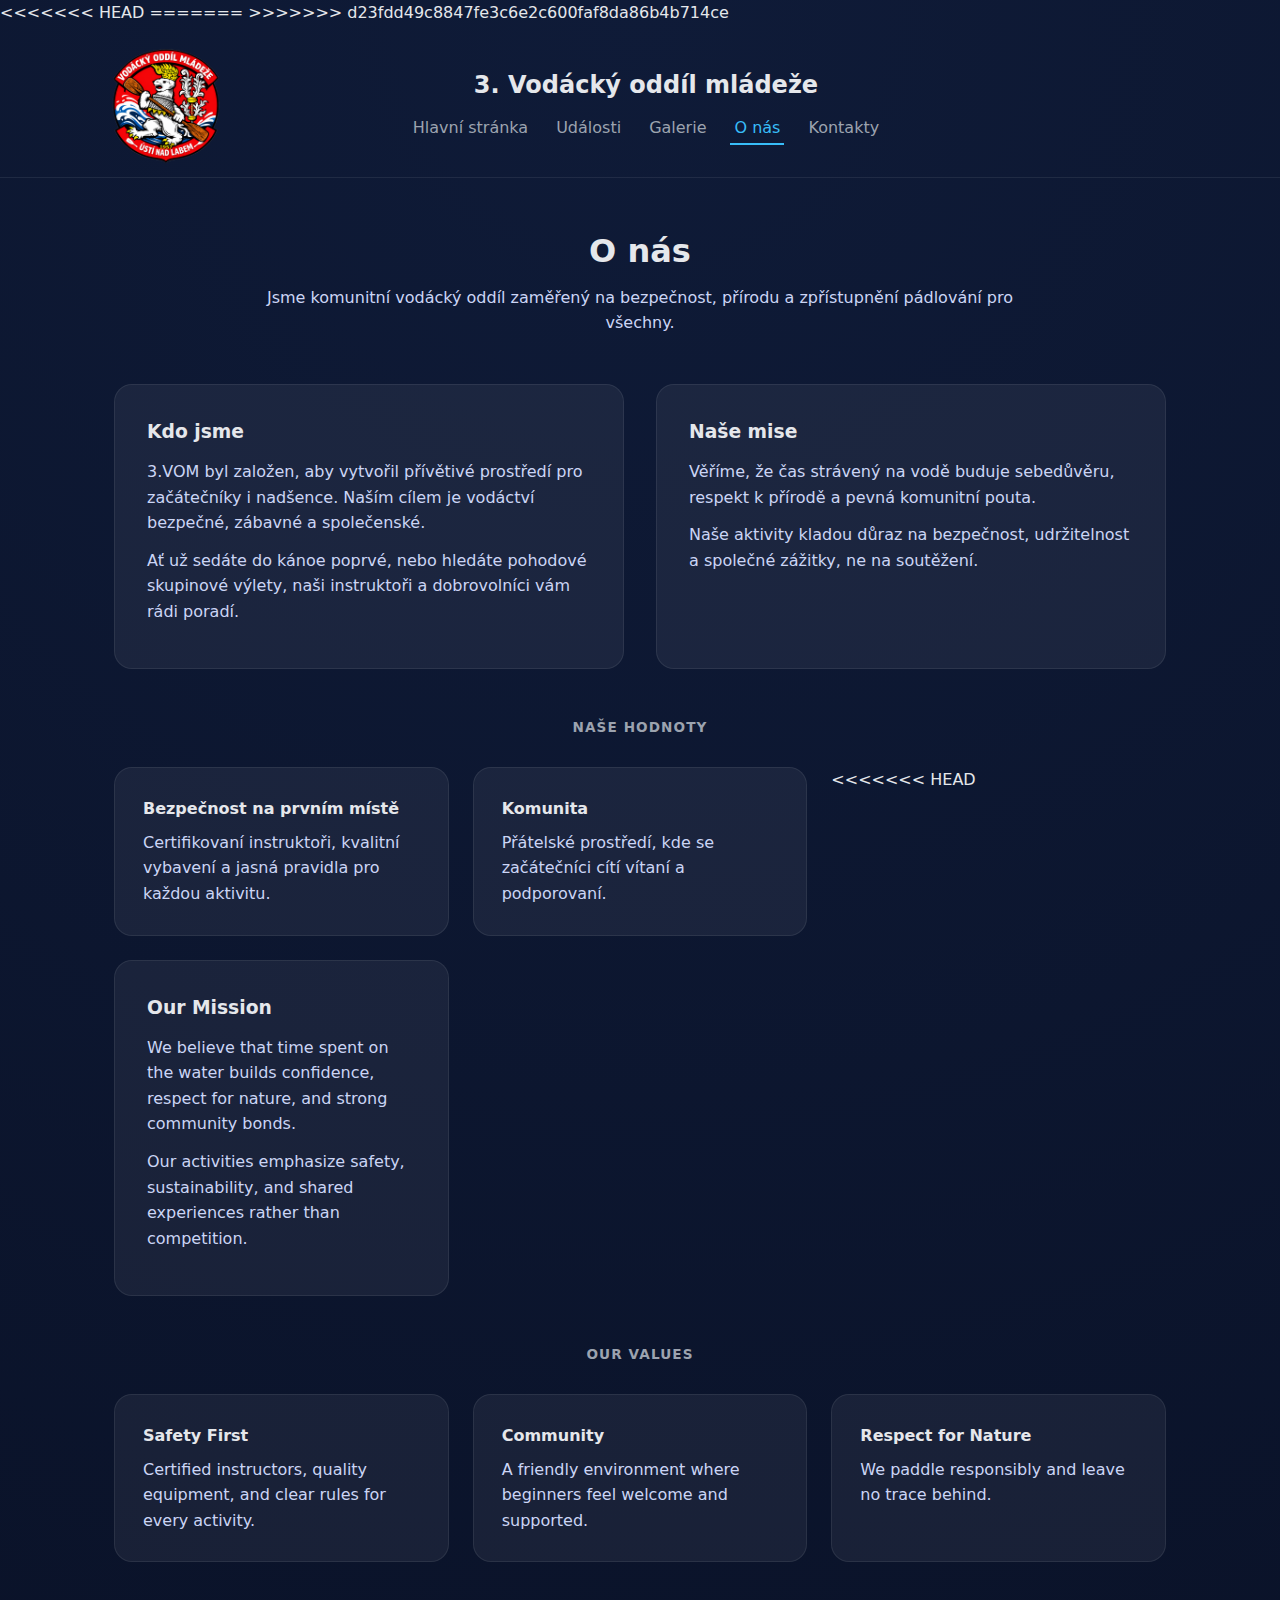
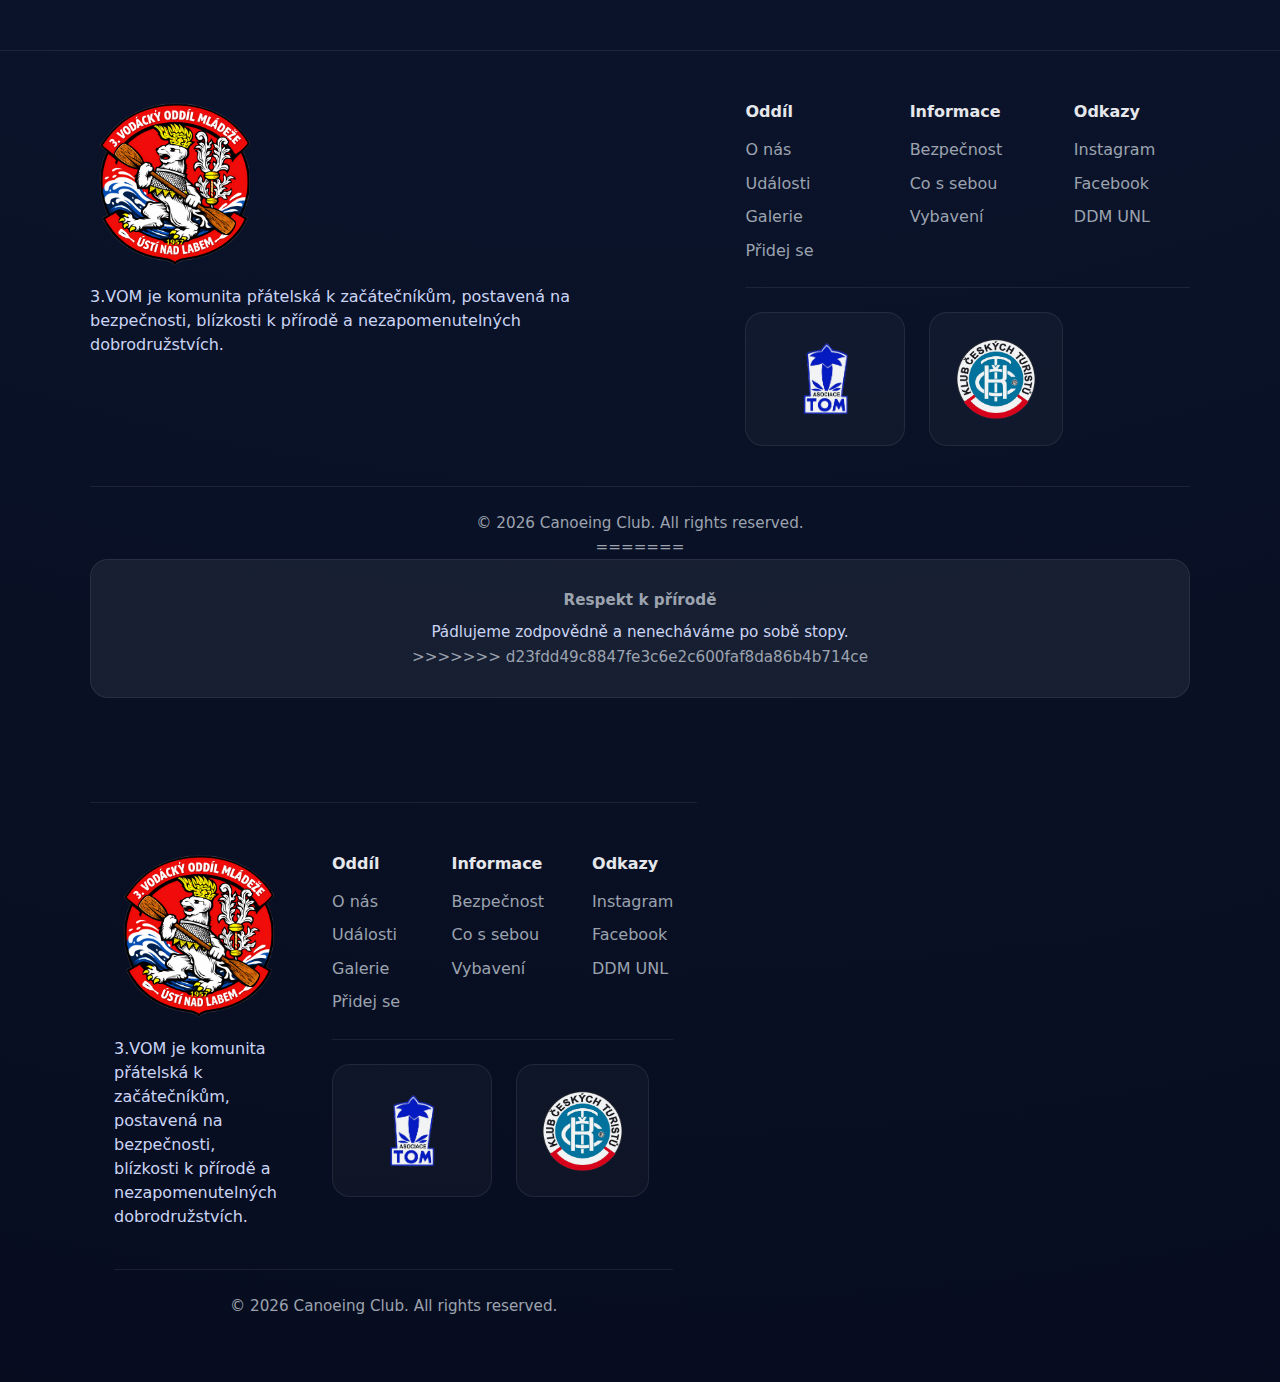
<file: about.html>
<!doctype html>
<html lang="cs">
<<<<<<< HEAD
   <head>
      <meta charset="UTF-8" />
      <meta name="viewport" content="width=device-width, initial-scale=1.0" />
      <title>O nás | 3.VOM</title>
      <link rel="stylesheet" href="styles.css" />
      <link rel="icon" type="image/png" href="./images/Logo.png" />
   </head>
=======
>>>>>>> d23fdd49c8847fe3c6e2c600faf8da86b4b714ce

<head>
   <meta charset="UTF-8" />
   <meta name="viewport"
      content="width=device-width, initial-scale=1.0" />
   <title>O nás | 3.VOM</title>
   <link rel="stylesheet" href="styles.css" />
   <link rel="icon" type="image/png"
      href="./images/Logo.png">
</head>

<body>
   <!-- HEADER -->
   <header class="top-header">
      <div class="header-inner">
         <div class="header-logo">
            <a href="index.html"><img
                  src="./images/Logo.png"
                  alt="Logo oddilu 3VOM" /></a>
         </div>

         <div class="header-content">
            <h1>3. Vodácký oddíl mládeže</h1>
            <nav class="top-nav">
               <a href="index.html">Hlavní stránka</a>
               <a href="activities.html">Události</a>
               <a href="gallery.html">Galerie</a>
               <a class="active" href="about.html">O nás</a>
               <a href="contacts.html">Kontakty</a>
            </nav>
         </div>
      </div>
   </header>

   <main class="container">
      <!-- PAGE HERO -->
      <section class="page-hero">
         <h2>O nás</h2>
         <p class="page-hero-text">
            Jsme komunitní vodácký oddíl zaměřený na
            bezpečnost, přírodu a
            zpřístupnění pádlování pro všechny.
         </p>
      </section>

      <!-- ABOUT CONTENT -->
      <section class="about-section">
         <div class="about-card">
            <h3>Kdo jsme</h3>
            <p>
               3.VOM byl založen, aby vytvořil přívětivé
               prostředí pro
               začátečníky i nadšence. Naším cílem je
               vodáctví bezpečné,
               zábavné a společenské.
            </p>
            <p>
               Ať už sedáte do kánoe poprvé, nebo hledáte
               pohodové skupinové
               výlety, naši instruktoři a dobrovolníci vám
               rádi poradí.
            </p>
         </div>

         <div class="about-card">
            <h3>Naše mise</h3>
            <p>
               Věříme, že čas strávený na vodě buduje
               sebedůvěru, respekt k
               přírodě a pevná komunitní pouta.
            </p>
            <p>
               Naše aktivity kladou důraz na bezpečnost,
               udržitelnost a
               společné zážitky, ne na soutěžení.
            </p>
         </div>
      </section>

      <!-- VALUES -->
      <section class="about-values">
         <h3>NAŠE HODNOTY</h3>

         <div class="values-grid">
            <div class="value-card">
               <h4>Bezpečnost na prvním místě</h4>
               <p>
                  Certifikovaní instruktoři, kvalitní
                  vybavení a jasná
                  pravidla pro každou aktivitu.
               </p>
            </div>

            <div class="value-card">
               <h4>Komunita</h4>
               <p>
                  Přátelské prostředí, kde se začátečníci
                  cítí vítaní a
                  podporovaní.
               </p>
            </div>

<<<<<<< HEAD
            <div class="about-card">
               <h3>Our Mission</h3>
               <p>
                  We believe that time spent on the water builds confidence,
                  respect for nature, and strong community bonds.
               </p>
               <p>
                  Our activities emphasize safety, sustainability, and shared
                  experiences rather than competition.
               </p>
            </div>
         </section>

         <!-- VALUES -->
         <section class="about-values">
            <h3>OUR VALUES</h3>

            <div class="values-grid">
               <div class="value-card">
                  <h4>Safety First</h4>
                  <p>
                     Certified instructors, quality equipment, and clear rules
                     for every activity.
                  </p>
               </div>

               <div class="value-card">
                  <h4>Community</h4>
                  <p>
                     A friendly environment where beginners feel welcome and
                     supported.
                  </p>
               </div>

               <div class="value-card">
                  <h4>Respect for Nature</h4>
                  <p>We paddle responsibly and leave no trace behind.</p>
               </div>
            </div>
         </section>
      </main>

      <!-- FOOTER -->
      <footer class="site-footer">
         <div class="footer-inner">
            <!-- LEFT BRAND -->
            <div class="footer-brand">
               <div class="footer-logo">
                  <img
                     src="./images/logo/3VOM-logo.png"
                     alt="3VOM oddílové logo"
                  />
               </div>
               <p class="footer-desc">
                  3.VOM je komunita přátelská k začátečníkům, postavená na
                  bezpečnosti, blízkosti k přírodě a nezapomenutelných
                  dobrodružstvích.
               </p>
            </div>

            <!-- RIGHT LINKS -->
            <div class="footer-right">
               <!-- LINK COLUMNS -->
               <div class="footer-cols">
                  <div class="footer-col">
                     <h4>Oddíl</h4>
                     <ul>
                        <li><a href="about.html">O nás</a></li>
                        <li><a href="activities.html">Události</a></li>
                        <li><a href="gallery.html">Galerie</a></li>
                        <li><a href="join.html">Přidej se</a></li>
                     </ul>
                  </div>

                  <div class="footer-col">
                     <h4>Informace</h4>
                     <ul>
                        <li><a href="safety.html">Bezpečnost</a></li>
                        <li><a href="bring.html">Co s sebou</a></li>
                        <li><a href="vybaveni.html">Vybavení</a></li>
                     </ul>
                  </div>

                  <div class="footer-col">
                     <h4>Odkazy</h4>
                     <ul>
                        <li>
                           <a href="https://www.instagram.com/3.vom_usti/"
                              >Instagram</a
                           >
                        </li>
                        <li>
                           <a
                              href="https://www.facebook.com/profile.php?id=100043338507100"
                              >Facebook</a
                           >
                        </li>
                        <li><a href="https://www.ddmul.cz/">DDM UNL</a></li>
                     </ul>
                  </div>
               </div>

               <!-- DIVIDER BETWEEN LINKS AND LOGOS -->
               <div class="footer-sep" aria-hidden="true"></div>

               <!-- LOGOS ROW (like your red boxes) -->
               <div class="footer-logos">
                  <a
                     class="footer-logo-item"
                     href="https://www.a-tom.cz/"
                     aria-label="Partner 1"
                  >
                     <img
                        src="./images/logo/ATOM-logo.png"
                        alt="Partner 1 logo"
                     />
                  </a>

                  <a
                     class="footer-logo-item"
                     href="https://kct.cz/"
                     aria-label="Partner 3"
                  >
                     <img
                        src="./images/logo/KCT-logo.png"
                        alt="Partner 3 logo"
                     />
                  </a>
               </div>
            </div>

            <!-- BOTTOM -->
            <div class="footer-bottom">
               <p>© 2026 Canoeing Club. All rights reserved.</p>
=======
            <div class="value-card">
               <h4>Respekt k přírodě</h4>
               <p>Pádlujeme zodpovědně a nenecháváme po sobě
                  stopy.</p>
>>>>>>> d23fdd49c8847fe3c6e2c600faf8da86b4b714ce
            </div>
         </div>
      </section>
   </main>

   <!-- FOOTER -->
   <footer class="site-footer">
         <div class="footer-inner">
            <!-- LEFT BRAND -->
            <div class="footer-brand">
               <div class="footer-logo">
                  <img
                     src="./images/logo/3VOM-logo.png"
                     alt="3VOM oddílové logo"
                  />
               </div>
               <p class="footer-desc">
                  3.VOM je komunita přátelská k začátečníkům, postavená na
                  bezpečnosti, blízkosti k přírodě a nezapomenutelných
                  dobrodružstvích.
               </p>
            </div>

            <!-- RIGHT LINKS -->
            <div class="footer-right">
               <!-- LINK COLUMNS -->
               <div class="footer-cols">
                  <div class="footer-col">
                     <h4>Oddíl</h4>
                     <ul>
                        <li><a href="about.html">O nás</a></li>
                        <li><a href="activities.html">Události</a></li>
                        <li><a href="gallery.html">Galerie</a></li>
                        <li><a href="join.html">Přidej se</a></li>
                     </ul>
                  </div>

                  <div class="footer-col">
                     <h4>Informace</h4>
                     <ul>
                        <li><a href="safety.html">Bezpečnost</a></li>
                        <li><a href="bring.html">Co s sebou</a></li>
                        <li><a href="vybaveni.html">Vybavení</a></li>
                     </ul>
                  </div>

                  <div class="footer-col">
                     <h4>Odkazy</h4>
                     <ul>
                        <li>
                           <a href="https://www.instagram.com/3.vom_usti/"
                              >Instagram</a
                           >
                        </li>
                        <li>
                           <a
                              href="https://www.facebook.com/profile.php?id=100043338507100"
                              >Facebook</a
                           >
                        </li>
                        <li><a href="https://www.ddmul.cz/">DDM UNL</a></li>
                     </ul>
                  </div>
               </div>

               <!-- DIVIDER BETWEEN LINKS AND LOGOS -->
               <div class="footer-sep" aria-hidden="true"></div>

               <!-- LOGOS ROW (like your red boxes) -->
               <div class="footer-logos">
                  <a
                     class="footer-logo-item"
                     href="https://www.a-tom.cz/"
                     aria-label="Partner 1"
                  >
                     <img
                        src="./images/logo/ATOM-logo.png"
                        alt="Partner 1 logo"
                     />
                  </a>

                  <a
                     class="footer-logo-item"
                     href="https://kct.cz/"
                     aria-label="Partner 3"
                  >
                     <img
                        src="./images/logo/KCT-logo.png"
                        alt="Partner 3 logo"
                     />
                  </a>
               </div>
            </div>

            <!-- BOTTOM -->
            <div class="footer-bottom">
               <p>© 2026 Canoeing Club. All rights reserved.</p>
            </div>
         </div>
      </footer>
</body>

</html>
</file>
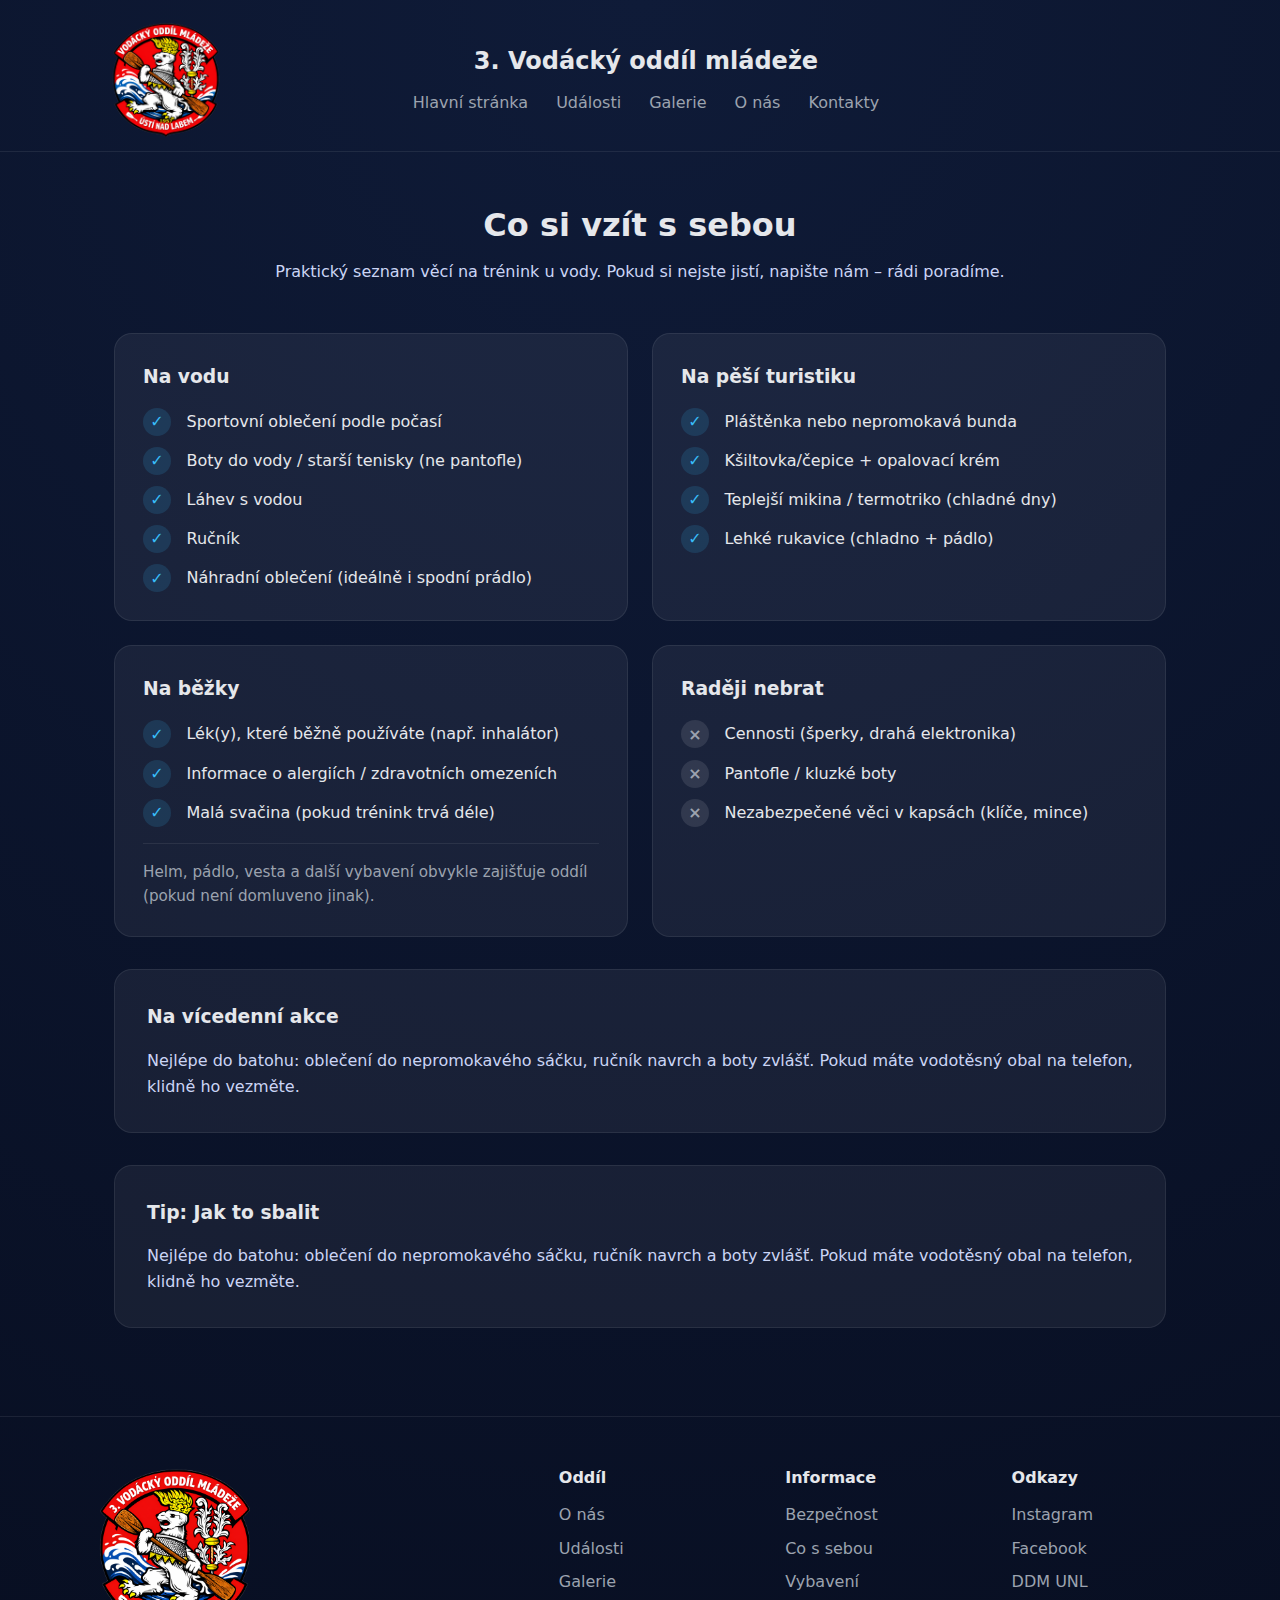
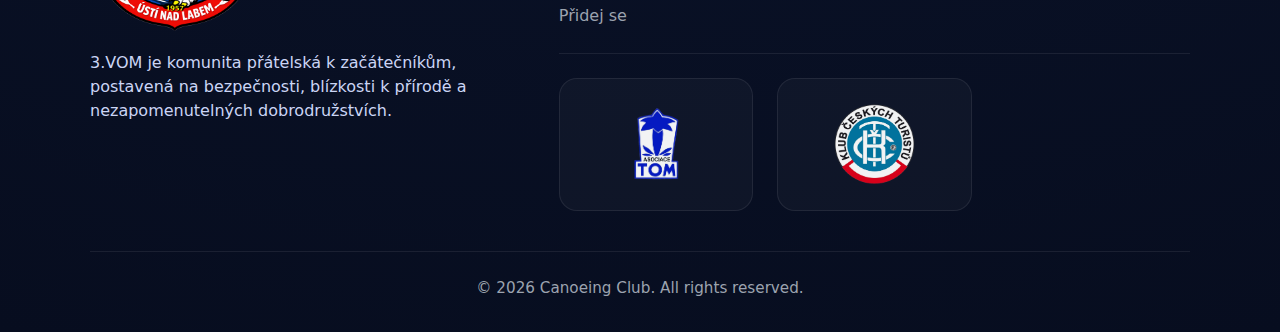
<file: bring.html>
<!doctype html>
<html lang="cs">
   <head>
      <meta charset="UTF-8" />
      <meta name="viewport" content="width=device-width, initial-scale=1.0" />
      <title>3.VOM | Co s sebou</title>
      <link rel="stylesheet" href="styles.css" />
      <link rel="icon" type="image/png" href="./images/Logo.png" />
   </head>
   <body>
      <header class="top-header">
         <div class="header-inner">
            <div class="header-logo">
               <a href="index.html"
                  ><img src="./images/Logo.png" alt="Logo oddilu 3VOM"
               /></a>
            </div>

            <div class="header-content">
               <h1>3. Vodácký oddíl mládeže</h1>
               <nav class="top-nav">
                  <a href="index.html">Hlavní stránka</a>
                  <a href="activities.html">Události</a>
                  <a href="gallery.html">Galerie</a>
                  <a href="about.html">O nás</a>
                  <a href="contacts.html">Kontakty</a>
               </nav>
            </div>
         </div>
      </header>

      <main class="container">
         <section class="page-hero">
            <h2>Co si vzít s sebou</h2>
            <p class="page-hero-text">
               Praktický seznam věcí na trénink u vody. Pokud si nejste jistí,
               napište nám – rádi poradíme.
            </p>
         </section>

         <section class="bring-grid">
            <!-- BASIC -->
            <div class="bring-card">
               <h3>Na vodu</h3>
               <ul class="bring-list">
                  <li>
                     <span class="bring-check">✓</span>
                     Sportovní oblečení podle počasí
                  </li>
                  <li>
                     <span class="bring-check">✓</span> Boty do vody / starší
                     tenisky (ne pantofle)
                  </li>
                  <li><span class="bring-check">✓</span> Láhev s vodou</li>
                  <li><span class="bring-check">✓</span> Ručník</li>
                  <li>
                     <span class="bring-check">✓</span>
                     Náhradní oblečení (ideálně i spodní prádlo)
                  </li>
               </ul>
            </div>

            <!-- WEATHER -->
            <div class="bring-card">
               <h3>Na pěší turistiku</h3>
               <ul class="bring-list">
                  <li>
                     <span class="bring-check">✓</span>
                     Pláštěnka nebo nepromokavá bunda
                  </li>
                  <li>
                     <span class="bring-check">✓</span>
                     Kšiltovka/čepice + opalovací krém
                  </li>
                  <li>
                     <span class="bring-check">✓</span>
                     Teplejší mikina / termotriko (chladné dny)
                  </li>
                  <li>
                     <span class="bring-check">✓</span> Lehké rukavice (chladno
                     + pádlo)
                  </li>
               </ul>
            </div>

            <!-- SAFETY -->
            <div class="bring-card">
               <h3>Na běžky</h3>
               <ul class="bring-list">
                  <li>
                     <span class="bring-check">✓</span> Lék(y), které běžně
                     používáte (např. inhalátor)
                  </li>
                  <li>
                     <span class="bring-check">✓</span>
                     Informace o alergiích / zdravotních omezeních
                  </li>
                  <li>
                     <span class="bring-check">✓</span> Malá svačina (pokud
                     trénink trvá déle)
                  </li>
               </ul>

               <div class="bring-note">
                  Helm, pádlo, vesta a další vybavení obvykle zajišťuje oddíl
                  (pokud není domluveno jinak).
               </div>
            </div>

            <!-- DO NOT -->
            <div class="bring-card">
               <h3>Raději nebrat</h3>
               <ul class="bring-list">
                  <li>
                     <span class="bring-x">×</span> Cennosti (šperky, drahá
                     elektronika)
                  </li>
                  <li><span class="bring-x">×</span> Pantofle / kluzké boty</li>
                  <li>
                     <span class="bring-x">×</span>
                     Nezabezpečené věci v kapsách (klíče, mince)
                  </li>
               </ul>
            </div>
         </section>

         <section class="bring-bottom">
            <div class="bring-card bring-wide">
               <h3>Na vícedenní akce</h3>
               <p class="bring-text">
                  Nejlépe do batohu: oblečení do nepromokavého sáčku, ručník
                  navrch a boty zvlášť. Pokud máte vodotěsný obal na telefon,
                  klidně ho vezměte.
               </p>
            </div>
         </section>

         <section class="bring-bottom">
            <div class="bring-card bring-wide">
               <h3>Tip: Jak to sbalit</h3>
               <p class="bring-text">
                  Nejlépe do batohu: oblečení do nepromokavého sáčku, ručník
                  navrch a boty zvlášť. Pokud máte vodotěsný obal na telefon,
                  klidně ho vezměte.
               </p>
            </div>
         </section>
      </main>

      <!-- FOOTER -->
      <footer class="site-footer">
         <div class="footer-inner">
            <!-- LEFT BRAND -->
            <div class="footer-brand">
               <div class="footer-logo">
                  <img
                     src="./images/logo/3VOM-logo.png"
                     alt="3VOM oddílové logo"
                  />
               </div>
               <p class="footer-desc">
                  3.VOM je komunita přátelská k začátečníkům, postavená na
                  bezpečnosti, blízkosti k přírodě a nezapomenutelných
                  dobrodružstvích.
               </p>
            </div>

            <!-- RIGHT LINKS -->
            <div class="footer-right">
               <!-- LINK COLUMNS -->
               <div class="footer-cols">
                  <div class="footer-col">
                     <h4>Oddíl</h4>
                     <ul>
                        <li><a href="about.html">O nás</a></li>
                        <li><a href="activities.html">Události</a></li>
                        <li><a href="gallery.html">Galerie</a></li>
                        <li><a href="join.html">Přidej se</a></li>
                     </ul>
                  </div>

                  <div class="footer-col">
                     <h4>Informace</h4>
                     <ul>
                        <li><a href="safety.html">Bezpečnost</a></li>
                        <li><a href="bring.html">Co s sebou</a></li>
                        <li><a href="vybaveni.html">Vybavení</a></li>
                     </ul>
                  </div>

                  <div class="footer-col">
                     <h4>Odkazy</h4>
                     <ul>
                        <li>
                           <a href="https://www.instagram.com/3.vom_usti/"
                              >Instagram</a
                           >
                        </li>
                        <li>
                           <a
                              href="https://www.facebook.com/profile.php?id=100043338507100"
                              >Facebook</a
                           >
                        </li>
                        <li><a href="https://www.ddmul.cz/">DDM UNL</a></li>
                     </ul>
                  </div>
               </div>

               <!-- DIVIDER BETWEEN LINKS AND LOGOS -->
               <div class="footer-sep" aria-hidden="true"></div>

               <!-- LOGOS ROW (like your red boxes) -->
               <div class="footer-logos">
                  <a
                     class="footer-logo-item"
                     href="https://www.a-tom.cz/"
                     aria-label="Partner 1"
                  >
                     <img
                        src="./images/logo/ATOM-logo.png"
                        alt="Partner 1 logo"
                     />
                  </a>

                  <a
                     class="footer-logo-item"
                     href="https://kct.cz/"
                     aria-label="Partner 3"
                  >
                     <img
                        src="./images/logo/KCT-logo.png"
                        alt="Partner 3 logo"
                     />
                  </a>
               </div>
            </div>

            <!-- BOTTOM -->
            <div class="footer-bottom">
               <p>© 2026 Canoeing Club. All rights reserved.</p>
            </div>
         </div>
      </footer>
   </body>
</html>
</file>
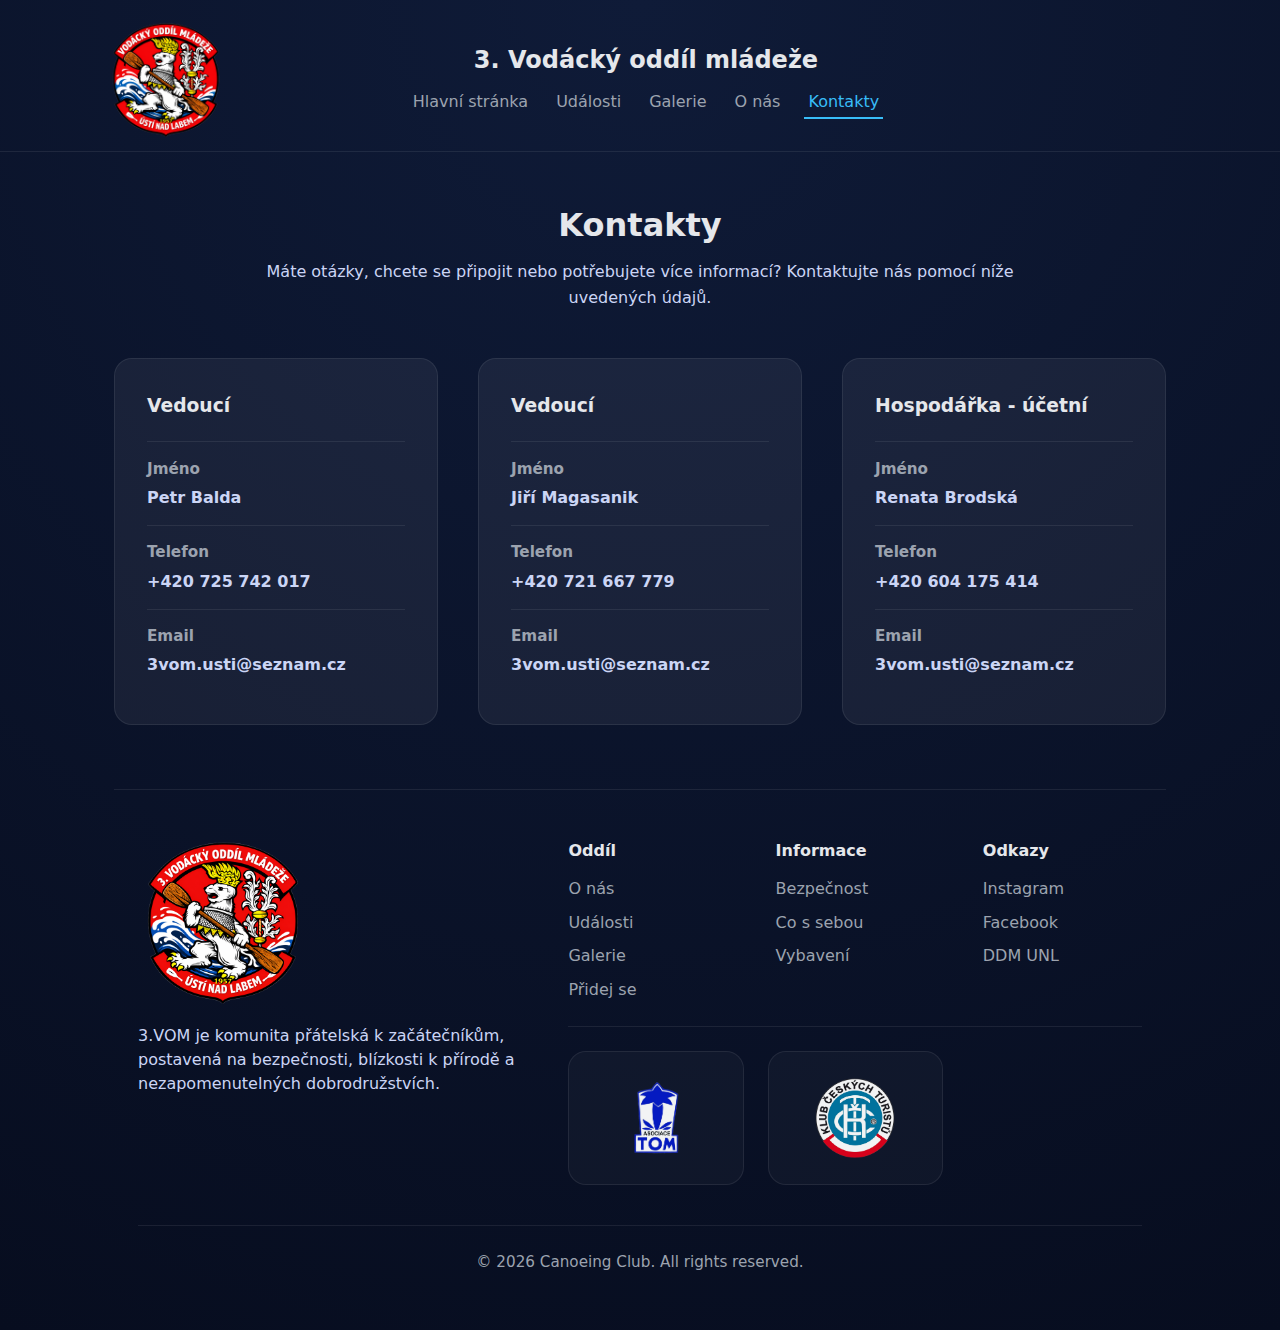
<file: contacts.html>
<!doctype html>
<html lang="cs">
   <head>
      <meta charset="UTF-8" />
      <meta name="viewport" content="width=device-width, initial-scale=1.0" />
      <title>Kontakty | 3.VOM</title>
      <link rel="stylesheet" href="styles.css" />
      <link rel="icon" type="image/png" href="./images/Logo.png">
   </head>
   <body>
      <!-- HEADER -->
      <header class="top-header">
         <div class="header-inner">
            <div class="header-logo">
               <a href="index.html"
                  ><img src="./images/Logo.png" alt="Logo oddilu 3VOM"
               /></a>
            </div>

            <div class="header-content">
               <h1>3. Vodácký oddíl mládeže</h1>
               <nav class="top-nav">
                  <a href="index.html">Hlavní stránka</a>
                  <a href="activities.html">Události</a>
                  <a href="gallery.html">Galerie</a>
                  <a href="about.html">O nás</a>
                  <a class="active" href="contacts.html">Kontakty</a>
               </nav>
            </div>
         </div>
      </header>

      <main class="container">
         <!-- PAGE INTRO -->
         <section class="page-hero">
            <h2>Kontakty</h2>
            <p class="page-hero-text">
               Máte otázky, chcete se připojit nebo potřebujete více informací?
               Kontaktujte nás pomocí níže uvedených údajů.
            </p>
         </section>

         <!-- CONTACT SECTIONS -->
         <section class="contact-grid">

            <!-- CARD 1 -->
            <div class="contact-card">
               <h3>Vedoucí</h3>

               <div class="contact-item">
                  <span class="contact-label">Jméno</span>
                  <span class="contact-value">Petr Balda</span>
               </div>

               <div class="contact-item">
                  <span class="contact-label">Telefon</span>
                  <a class="contact-value" href="tel:+420725742017">
                  +420 725 742 017
                  </a>
               </div>

               <div class="contact-item">
                  <span class="contact-label">Email</span>
                  <a class="contact-value">
                  3vom.usti@seznam.cz
                  </a>
               </div>
            </div>
            <!-- CARD 2 -->
            <div class="contact-card">
               <h3>Vedoucí</h3>

               <div class="contact-item">
                  <span class="contact-label">Jméno</span>
                  <span class="contact-value">Jiří Magasanik</span>
               </div>

               <div class="contact-item">
                  <span class="contact-label">Telefon</span>
                  <a class="contact-value" href="tel:+420721667779">
                  +420 721 667 779
                  </a>
               </div>

               <div class="contact-item">
                  <span class="contact-label">Email</span>
                  <a class="contact-value">
                  3vom.usti@seznam.cz
                  </a>
               </div>
            </div>

            <!-- CARD 3 (BOTTOM, CENTERED) -->
            <div class="contact-card">
               <h3>Hospodářka - účetní</h3>

               <div class="contact-item">
                  <span class="contact-label">Jméno</span>
                  <span class="contact-value">Renata Brodská</span>
               </div>

               <div class="contact-item">
                  <span class="contact-label">Telefon</span>
                  <a class="contact-value" href="tel:+420604175414">
                  +420 604 175 414
                  </a>
               </div>

               <div class="contact-item">
                  <span class="contact-label">Email</span>
                  <a class="contact-value">
                  3vom.usti@seznam.cz
                  </a>
               </div>
            </div>

         </section>

      <!-- FOOTER -->
      <footer class="site-footer">
         <div class="footer-inner">
            <!-- LEFT BRAND -->
            <div class="footer-brand">
               <div class="footer-logo">
                  <img
                     src="./images/logo/3VOM-logo.png"
                     alt="3VOM oddílové logo"
                  />
               </div>
               <p class="footer-desc">
                  3.VOM je komunita přátelská k začátečníkům, postavená na
                  bezpečnosti, blízkosti k přírodě a nezapomenutelných
                  dobrodružstvích.
               </p>
            </div>

            <!-- RIGHT LINKS -->
            <div class="footer-right">
               <!-- LINK COLUMNS -->
               <div class="footer-cols">
                  <div class="footer-col">
                     <h4>Oddíl</h4>
                     <ul>
                        <li><a href="about.html">O nás</a></li>
                        <li><a href="activities.html">Události</a></li>
                        <li><a href="gallery.html">Galerie</a></li>
                        <li><a href="join.html">Přidej se</a></li>
                     </ul>
                  </div>

                  <div class="footer-col">
                     <h4>Informace</h4>
                     <ul>
                        <li><a href="safety.html">Bezpečnost</a></li>
                        <li><a href="bring.html">Co s sebou</a></li>
                        <li><a href="vybaveni.html">Vybavení</a></li>
                     </ul>
                  </div>

                  <div class="footer-col">
                     <h4>Odkazy</h4>
                     <ul>
                        <li>
                           <a href="https://www.instagram.com/3.vom_usti/"
                              >Instagram</a
                           >
                        </li>
                        <li>
                           <a
                              href="https://www.facebook.com/profile.php?id=100043338507100"
                              >Facebook</a
                           >
                        </li>
                        <li><a href="https://www.ddmul.cz/">DDM UNL</a></li>
                     </ul>
                  </div>
               </div>

               <!-- DIVIDER BETWEEN LINKS AND LOGOS -->
               <div class="footer-sep" aria-hidden="true"></div>

               <!-- LOGOS ROW (like your red boxes) -->
               <div class="footer-logos">
                  <a
                     class="footer-logo-item"
                     href="https://www.a-tom.cz/"
                     aria-label="Partner 1"
                  >
                     <img
                        src="./images/logo/ATOM-logo.png"
                        alt="Partner 1 logo"
                     />
                  </a>

                  <a
                     class="footer-logo-item"
                     href="https://kct.cz/"
                     aria-label="Partner 3"
                  >
                     <img
                        src="./images/logo/KCT-logo.png"
                        alt="Partner 3 logo"
                     />
                  </a>
               </div>
            </div>

            <!-- BOTTOM -->
            <div class="footer-bottom">
               <p>© 2026 Canoeing Club. All rights reserved.</p>
            </div>
         </div>
      </footer>
   </body>
</html>
</file>
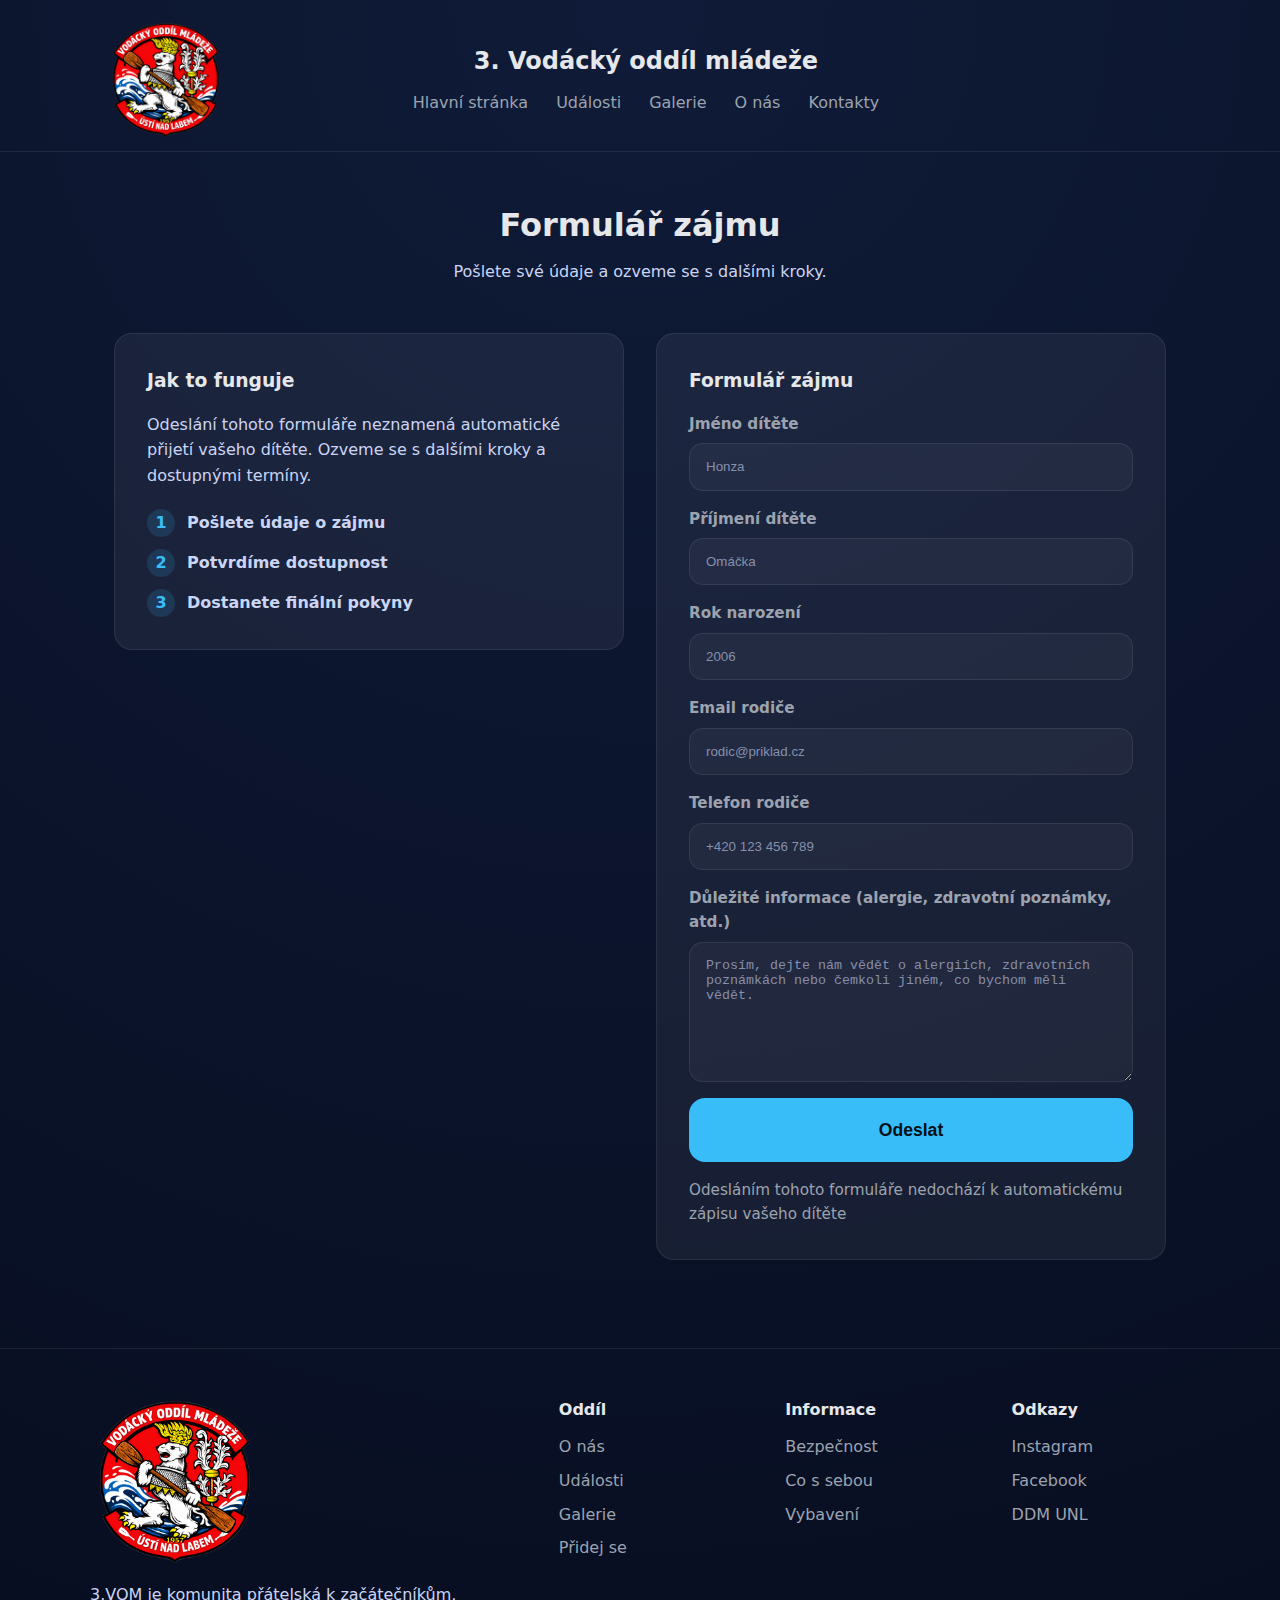
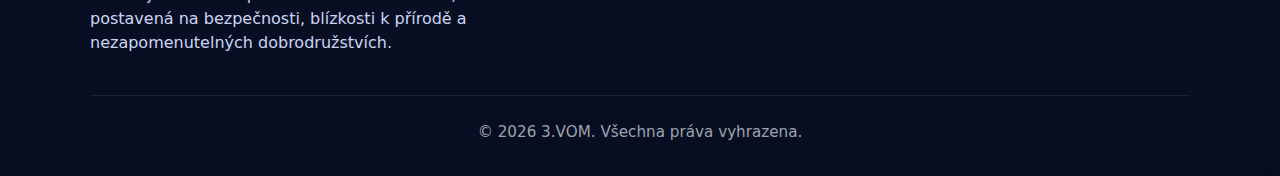
<file: join.html>
<!doctype html>
<html lang="cs">

<head>
   <meta charset="UTF-8" />
   <meta name="viewport"
      content="width=device-width, initial-scale=1.0" />
   <title>3.VOM | Přidej se</title>
   <link rel="stylesheet" href="styles.css" />
   <link rel="icon" type="image/png"
      href="./images/Logo.png">
</head>

<body>
   <header class="top-header">
      <div class="header-inner">
         <div class="header-logo">
            <a href="index.html"><img
                  src="./images/Logo.png"
                  alt="Logo oddilu 3VOM" /></a>
         </div>

         <div class="header-content">
            <h1>3. Vodácký oddíl mládeže</h1>
            <nav class="top-nav">
               <a href="index.html">Hlavní stránka</a>
               <a href="activities.html">Události</a>
               <a href="gallery.html">Galerie</a>
               <a href="about.html">O nás</a>
               <a href="contacts.html">Kontakty</a>
            </nav>
         </div>
      </div>
   </header>

   <main class="container">
      <section class="page-hero">
         <h2>Formulář zájmu</h2>
         <p class="page-hero-text">
            Pošlete své údaje a ozveme se s dalšími kroky.
         </p>
      </section>

      <section class="join-layout">
         <div class="join-card">
            <h3>Jak to funguje</h3>
            <p class="join-text">
               Odeslání tohoto formuláře neznamená
               automatické
               přijetí vašeho dítěte.
               Ozveme se s dalšími kroky a dostupnými
               termíny.
            </p>

            <div class="join-list">
               <div class="join-list-item">
                  <span
                     class="join-bullet">1</span><span>Pošlete
                     údaje o zájmu</span>
               </div>
               <div class="join-list-item">
                  <span
                     class="join-bullet">2</span><span>Potvrdíme
                     dostupnost</span>
               </div>
               <div class="join-list-item">
                  <span
                     class="join-bullet">3</span><span>Dostanete
                     finální pokyny</span>
               </div>
            </div>
         </div>

         <div class="join-card">
            <h3>Formulář zájmu</h3>

            <form class="join-form"
               action="https://formspree.io/f/mykdgrpv"
               method="POST">
               <!-- Formspree extras -->
               <input type="hidden" name="_subject"
                  value="Nové odeslání formuláře přihlášky">
               <input type="text" name="_gotcha"
                  style="display:none">

               <div class="field">
                  <label for="childName">Jméno
                     dítěte</label>
                  <input id="childName" name="Jméno:"
                     type="text" placeholder="Honza"
                     required />
               </div>

               <div class="field">
                  <label for="childSurname">Příjmení
                     dítěte</label>
                  <input id="childSurname" name="Příjmení:"
                     type="text" placeholder="Omáčka"
                     required />
               </div>

               <div class="field">
                  <label for="childBirthDate">Rok
                     narození</label>
                  <input id="childBirthDate"
                     name="Rok narození:" type="number"
                     placeholder="2006" required />
               </div>

               <div class="field">
                  <label for="childEmail">Email
                     rodiče</label>
                  <input id="childEmail"
                     name="Email rodiče:" type="email"
                     placeholder="rodic@priklad.cz"
                     required />
               </div>

               <div class="field">
                  <label for="parentPhone">Telefon
                     rodiče</label>
                  <input id="parentPhone"
                     name="Telefon rodiče:" type="tel"
                     placeholder="+420 123 456 789"
                     required />
               </div>

               <div class="field">
                  <label for="notes">Důležité informace
                     (alergie,
                     zdravotní poznámky, atd.)
                  </label>
                  <textarea id="notes"
                     name="Důležité informace:" rows="5"
                     placeholder="Prosím, dejte nám vědět o alergiích, zdravotních poznámkách nebo čemkoli jiném, co bychom měli vědět."
                     required></textarea>
               </div>

               <button type="submit" class="btn primary">
                  Odeslat
               </button>

               <p class="form-note">
                  Odesláním tohoto formuláře nedochází k
                  automatickému zápisu vašeho dítěte
               </p>
            </form>

         </div>
      </section>
   </main>

   <footer class="site-footer">
      <div class="footer-inner">
         <div class="footer-brand">
            <div class="footer-logo">
               <img src="./images/Logo.png"
                  alt="3VOM oddilove logo" />
            </div>
            <p class="footer-desc">
               3.VOM je komunita přátelská k začátečníkům,
               postavená na
               bezpečnosti, blízkosti k přírodě a
               nezapomenutelných
               dobrodružstvích.
            </p>
         </div>

         <div class="footer-cols">
            <div class="footer-col">
               <h4>Oddíl</h4>
               <ul>
                  <li><a href="about.html">O nás</a></li>
                  <li><a href="activities.html">Události</a>
                  </li>
                  <li><a href="gallery.html">Galerie</a>
                  </li>
                  <li><a href="join.html">Přidej se</a></li>
               </ul>
            </div>

            <div class="footer-col">
               <h4>Informace</h4>
               <ul>
                  <li><a href="safety.html">Bezpečnost</a>
                  </li>
                  <li><a href="bring.html">Co s sebou</a>
                  </li>
                  <li><a href="vybaveni.html">Vybavení</a>
                  </li>
               </ul>
            </div>

            <div class="footer-col">
               <h4>Odkazy</h4>
               <ul class="footer-social">
                  <li>
                     <a href="https://www.instagram.com/3.vom_usti/"
                        aria-label="Instagram">Instagram</a>
                  </li>
                  <li>
                     <a href="https://www.facebook.com/profile.php?id=100043338507100"
                        aria-label="Facebook">Facebook</a>
                  </li>
                  <li>
                     <a href="https://www.ddmul.cz/"
                        aria-label="DDM">DDM UNL</a>
                  </li>
               </ul>
            </div>
         </div>

         <div class="footer-bottom">
            <p>© 2026 3.VOM. Všechna práva vyhrazena.
            </p>
         </div>
      </div>
   </footer>
</body>

</html>
</file>
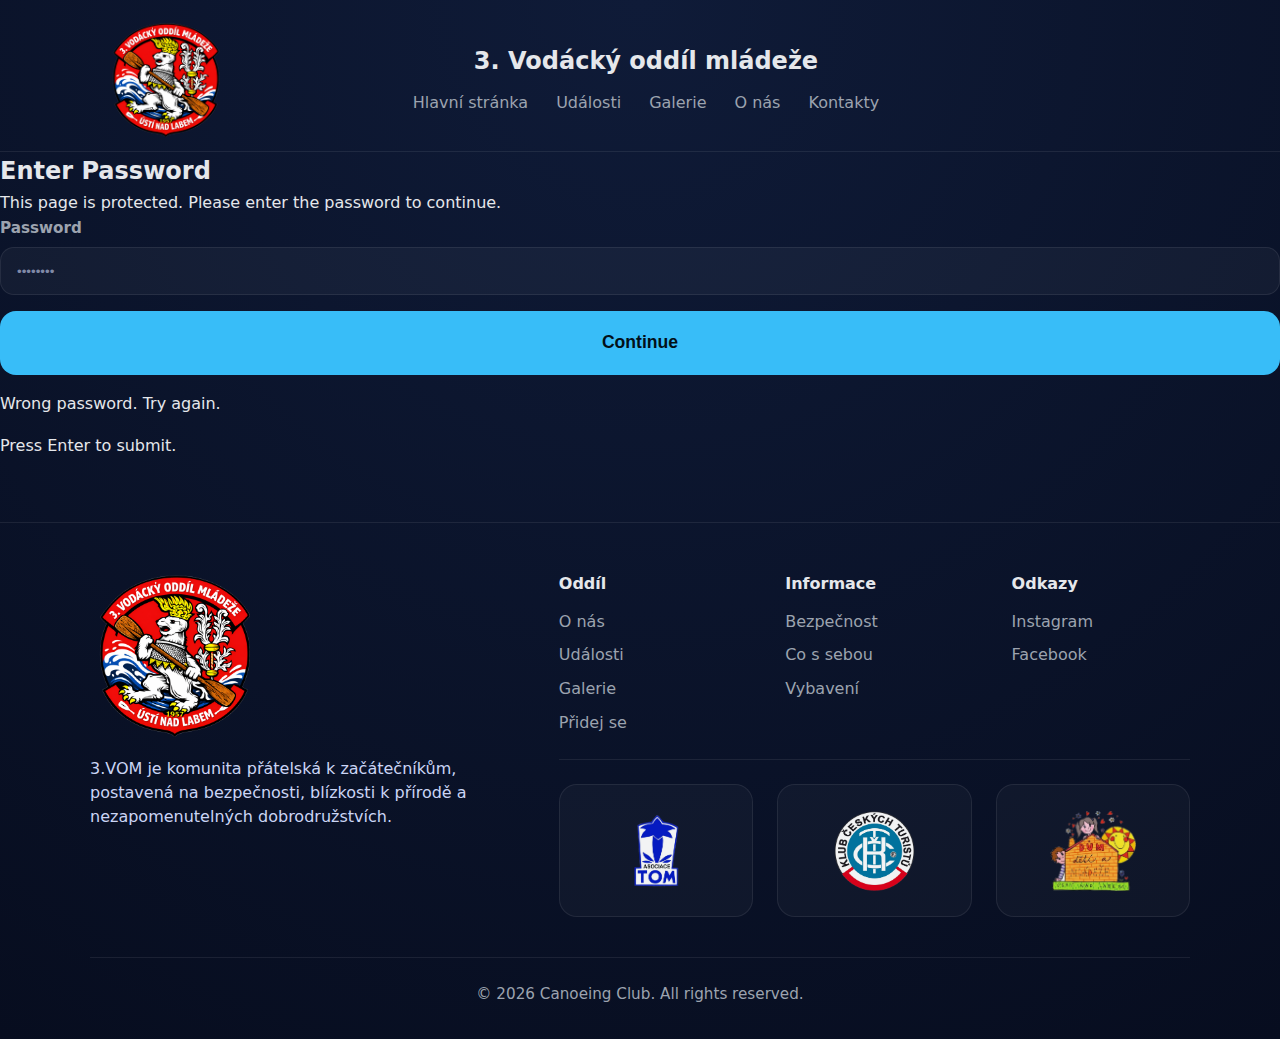
<file: login.html>
<!DOCTYPE html>
<html lang="cs">

<head>
    <meta charset="UTF-8" />
    <meta name="viewport"
        content="width=device-width, initial-scale=1.0" />
    <title>Přihlášení | 3.VOM</title>
     <link rel="icon" type="image/png" href="./images/logo/3VOM-logo.png" />


    <!-- Your main CSS file -->
    <link rel="stylesheet" href="./styles.css" />
</head>

<body>
    <div id="header"></div>

    <script src="./components/header.js"></script>
    <script>
        renderHeader("null");
    </script>

    <!-- =========================
        LOGIN SECTION
   ========================= -->
    <main class="login-wrap">
        <div class="login-card">

            <h2>Enter Password</h2>
            <p class="login-desc">
                This page is protected. Please enter the
                password to continue.
            </p>

            <form class="join-form" id="loginForm"
                autocomplete="off">

                <div class="field">
                    <label for="password">Password</label>
                    <input id="password" name="password"
                        type="password"
                        placeholder="••••••••" required />
                </div>

                <button type="submit" class="btn primary">
                    Continue
                </button>

                <div id="errorBox" class="login-error">
                    Wrong password. Try again.
                </div>

                <div class="login-hint">
                    Press Enter to submit.
                </div>

            </form>

        </div>
    </main>

    <div id="footer"></div>
    <script src="./components/footer.js"></script>
    <script>
        renderFooter();
    </script>

    <!-- =========================
        SCRIPT
   ========================= -->
    <script src="./JS/login.js" defer></script>

</body>

</html>
</file>
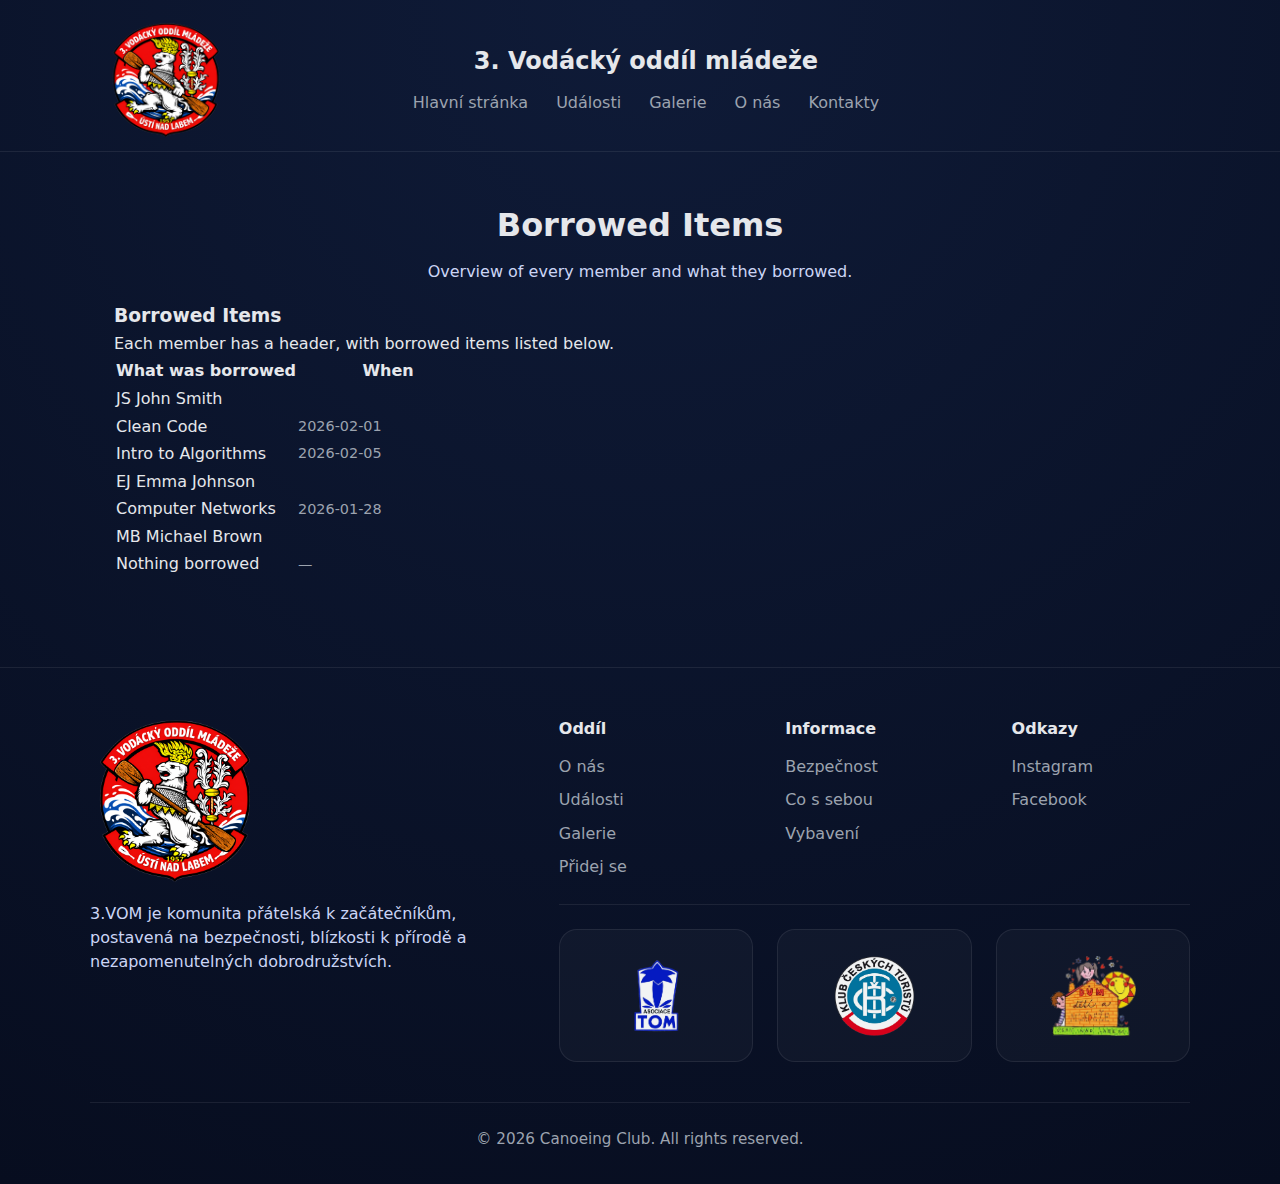
<file: pujceni.html>
<!doctype html>
<html lang="cs">

<head>
   <meta charset="UTF-8" />
   <title>Zápůjčky | 3.VOM</title>
   <link rel="stylesheet" href="./styles.css" />
    <link rel="icon" type="image/png" href="./images/logo/3VOM-logo.png" />
</head>

<body>
   <div id="header"></div>
   
   <script src="./components/header.js"></script>
   <script>
      renderHeader("null");
   </script>

   <div class="container">
      <section class="page-hero">
         <h2>Borrowed Items</h2>
         <p class="page-hero-text">
            Overview of every member and what they borrowed.
         </p>
      </section>

      <div class="borrow-card">
         <h3>Borrowed Items</h3>
         <p class="borrow-help">
            Each member has a header, with borrowed items
            listed below.
         </p>

         <div class="borrow-table-wrap">
            <table class="borrow-table">
               <thead>
                  <tr>
                     <th>What was borrowed</th>
                     <th style="width: 180px">When</th>
                  </tr>
               </thead>

               <tbody>
                  <!-- PERSON 1 -->
                  <tr class="person-row">
                     <td colspan="2">
                        <div class="person-name">
                           <span
                              class="person-badge">JS</span>
                           John Smith
                        </div>
                     </td>
                  </tr>
                  <tr>
                     <td>
                        <div class="borrow-items">
                           <span class="borrow-pill"><span
                                 class="dot"></span> Clean
                              Code</span>
                        </div>
                     </td>
                     <td class="tom-num">2026-02-01</td>
                  </tr>
                  <tr>
                     <td>
                        <div class="borrow-items">
                           <span class="borrow-pill"><span
                                 class="dot"></span> Intro
                              to
                              Algorithms</span>
                        </div>
                     </td>
                     <td class="tom-num">2026-02-05</td>
                  </tr>

                  <!-- PERSON 2 -->
                  <tr class="person-row">
                     <td colspan="2">
                        <div class="person-name">
                           <span
                              class="person-badge">EJ</span>
                           Emma Johnson
                        </div>
                     </td>
                  </tr>
                  <tr>
                     <td>
                        <div class="borrow-items">
                           <span class="borrow-pill"><span
                                 class="dot"></span>
                              Computer
                              Networks</span>
                        </div>
                     </td>
                     <td class="tom-num">2026-01-28</td>
                  </tr>

                  <!-- PERSON 3 -->
                  <tr class="person-row">
                     <td colspan="2">
                        <div class="person-name">
                           <span
                              class="person-badge">MB</span>
                           Michael Brown
                        </div>
                     </td>
                  </tr>
                  <tr>
                     <td>
                        <span class="borrow-empty">Nothing
                           borrowed</span>
                     </td>
                     <td class="tom-num">—</td>
                  </tr>
               </tbody>
            </table>
         </div>
      </div>
   </div>

   <div id="footer"></div>
   <script src="./components/footer.js"></script>
   <script>
      renderFooter();
   </script>
</body>

</html>
</file>
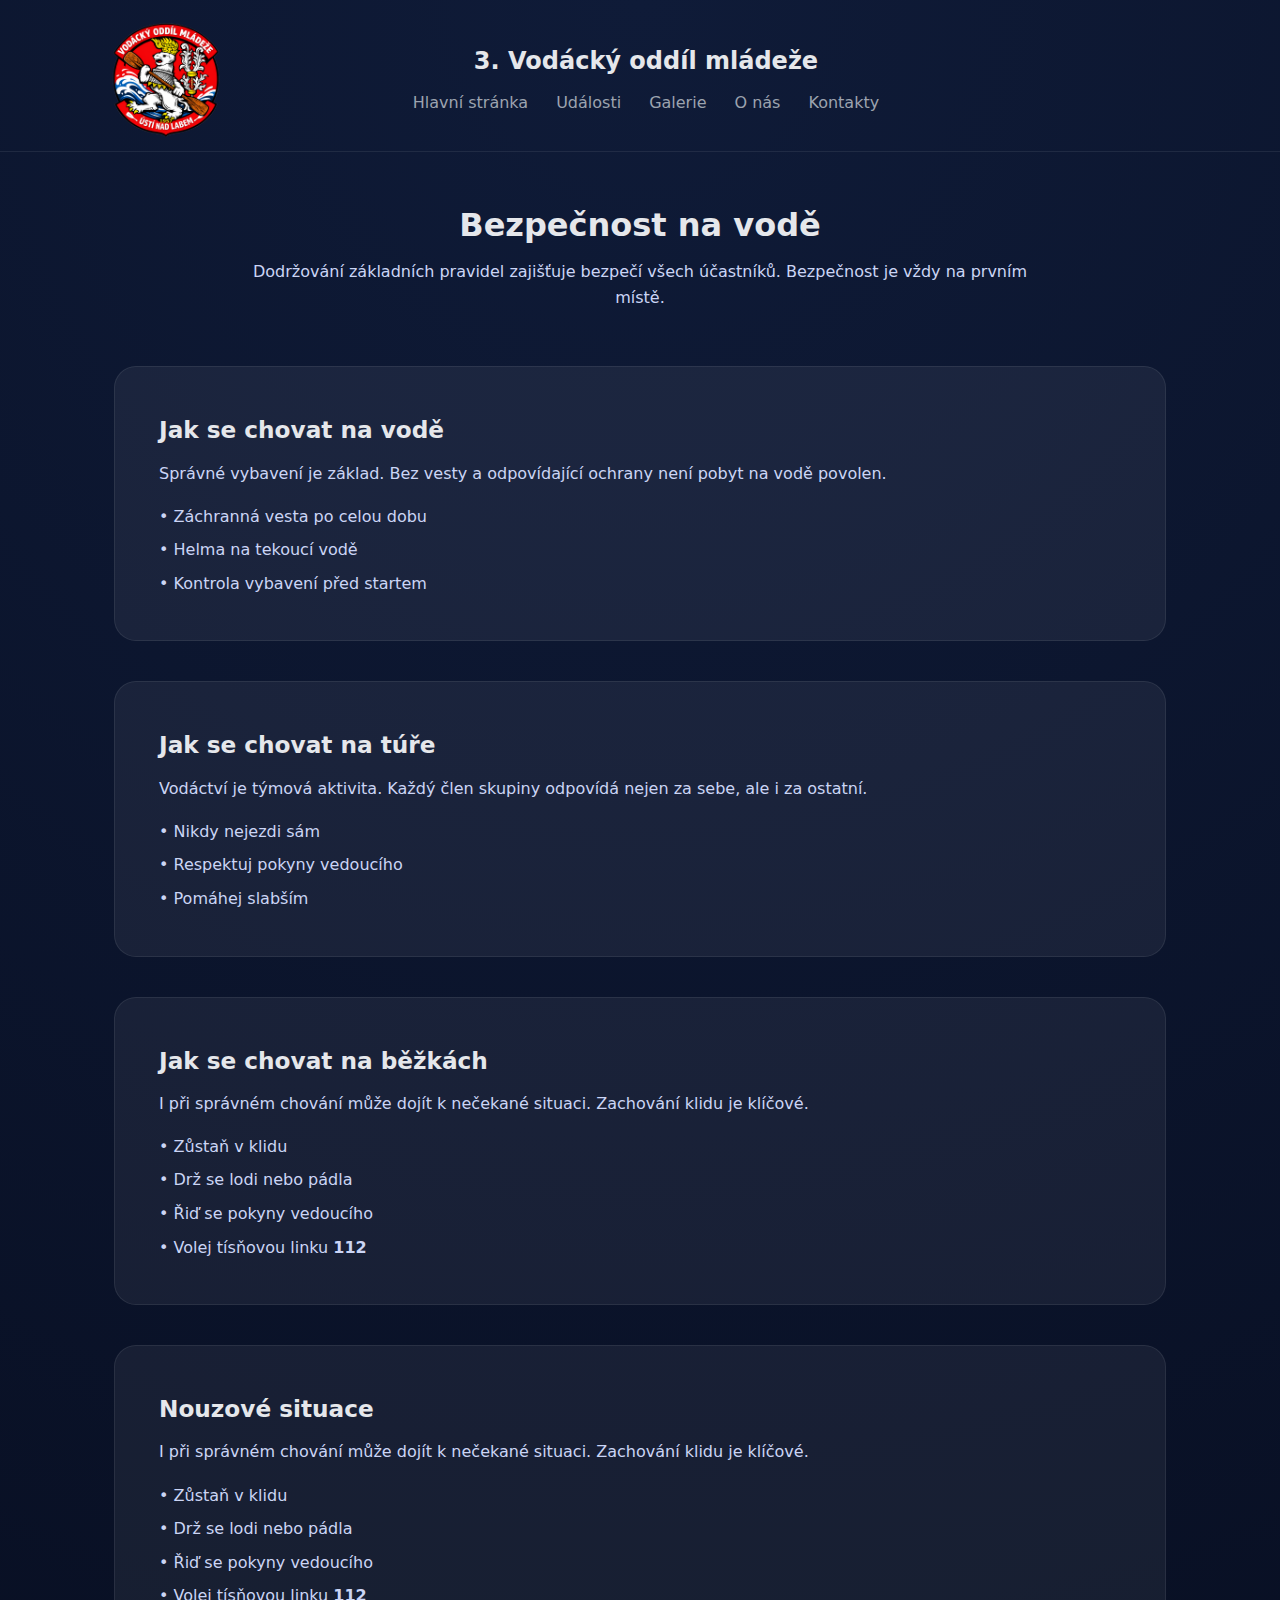
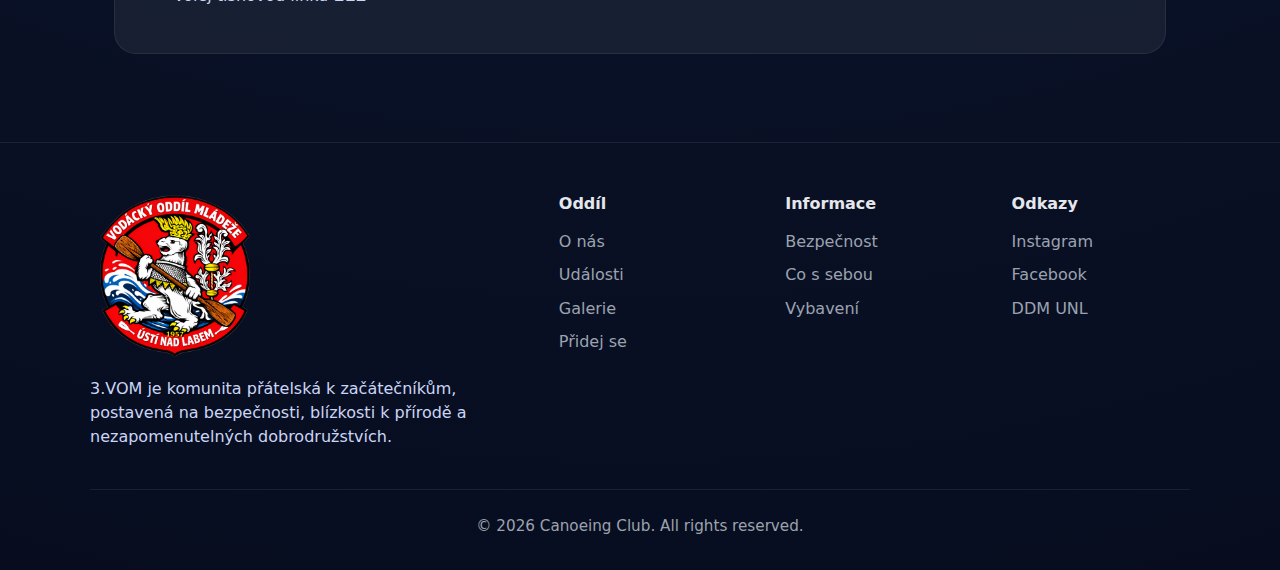
<file: safety.html>
<!doctype html>
<html lang="cs">
   <head>
      <meta charset="UTF-8" />
      <meta name="viewport" content="width=device-width, initial-scale=1.0" />
      <title>3.VOM | Bezpečnost</title>
      <link rel="stylesheet" href="styles.css" />
      <link rel="icon" type="image/png" href="./images/Logo.png">
   </head>
   <body>
      <!-- HEADER -->
      <header class="top-header">
         <div class="header-inner">
            <div class="header-logo">
               <a href="index.html"
                  ><img src="./images/Logo.png" alt="Logo oddilu 3VOM"
               /></a>
            </div>

         <div class="header-content">
            <h1>3. Vodácký oddíl mládeže</h1>
            <nav class="top-nav">
               <a href="index.html">Hlavní stránka</a>
               <a href="activities.html">Události</a>
               <a href="gallery.html">Galerie</a>
               <a href="about.html">O nás</a>
               <a href="contacts.html">Kontakty</a>
            </nav>
         </div>
      </div>
   </header>

   <!-- MAIN -->
   <main class="container">
      <!-- HERO -->
      <section class="page-hero">
         <h2>Bezpečnost na vodě</h2>
         <p class="page-hero-text">
            Dodržování základních pravidel zajišťuje bezpečí
            všech účastníků.
            Bezpečnost je vždy na prvním místě.
         </p>
      </section>

      <!-- SAFETY CARDS -->
      <section class="safety-big-grid">
         <!-- CARD 1 -->
         <article class="safety-big-card">
            <h3>Jak se chovat na vodě</h3>
            <p>
               Správné vybavení je základ. Bez vesty a
               odpovídající ochrany
               není pobyt na vodě povolen.
            </p>
            <ul>
               <li>• Záchranná vesta po celou dobu</li>
               <li>• Helma na tekoucí vodě</li>
               <li>• Kontrola vybavení před startem</li>
            </ul>
         </article>

         <!-- CARD 2 -->
         <article class="safety-big-card">
            <h3>Jak se chovat na túře</h3>
            <p>
               Vodáctví je týmová aktivita. Každý člen
               skupiny odpovídá nejen
               za sebe, ale i za ostatní.
            </p>
            <ul>
               <li>• Nikdy nejezdi sám</li>
               <li>• Respektuj pokyny vedoucího</li>
               <li>• Pomáhej slabším</li>
            </ul>
         </article>

         <!-- CARD 3 -->
         <article class="safety-big-card">
            <h3>Jak se chovat na běžkách</h3>
            <p>
               I při správném chování může dojít k nečekané
               situaci.
               Zachování klidu je klíčové.
            </p>
            <ul>
               <li>• Zůstaň v klidu</li>
               <li>• Drž se lodi nebo pádla</li>
               <li>• Řiď se pokyny vedoucího</li>
               <li>• Volej tísňovou linku
                  <strong>112</strong></li>
            </ul>
         </article>

         <article class="safety-big-card">
            <h3>Nouzové situace</h3>
            <p>
               I při správném chování může dojít k nečekané
               situaci.
               Zachování klidu je klíčové.
            </p>
            <ul>
               <li>• Zůstaň v klidu</li>
               <li>• Drž se lodi nebo pádla</li>
               <li>• Řiď se pokyny vedoucího</li>
               <li>• Volej tísňovou linku
                  <strong>112</strong></li>
            </ul>
         </article>
      </section>
   </main>

      <!-- FOOTER -->
       <footer class="site-footer">
         <div class="footer-inner">
            <div class="footer-brand">
               <div class="footer-logo">
                  <img src="./images/Logo.png" alt="3VOM oddilove logo" />
               </div>
               <p class="footer-desc">
                  3.VOM je komunita přátelská k začátečníkům, postavená na
                  bezpečnosti, blízkosti k přírodě a nezapomenutelných
                  dobrodružstvích.
               </p>
            </div>

            <div class="footer-cols">
               <div class="footer-col">
                  <h4>Oddíl</h4>
                  <ul>
                     <li><a href="about.html">O nás</a></li>
                     <li><a href="activities.html">Události</a></li>
                     <li><a href="gallery.html">Galerie</a></li>
                     <li><a href="join.html">Přidej se</a></li>
                  </ul>
               </div>

               <div class="footer-col">
                  <h4>Informace</h4>
                  <ul>
                     <li><a href="safety.html">Bezpečnost</a></li>
                     <li><a href="bring.html">Co s sebou</a></li>
                     <li><a href="vybaveni.html">Vybavení</a></li>
                  </ul>
               </div>

               <div class="footer-col">
                  <h4>Odkazy</h4>
                  <ul class="footer-social">
                     <li>
                        <a
                           href="https://www.instagram.com/3.vom_usti/"
                           aria-label="Instagram"
                           >Instagram</a
                        >
                     </li>
                     <li>
                        <a
                           href="https://www.facebook.com/profile.php?id=100043338507100"
                           aria-label="Facebook"
                           >Facebook</a
                        >
                     </li>
                     <li>
                        <a href="https://www.ddmul.cz/" aria-label="DDM"
                           >DDM UNL</a
                        >
                     </li>
                  </ul>
               </div>
            </div>

            <div class="footer-bottom">
               <p>© 2026 Canoeing Club. All rights reserved.</p>
            </div>
         </div>
      </footer>
   </body>
</html>
</file>
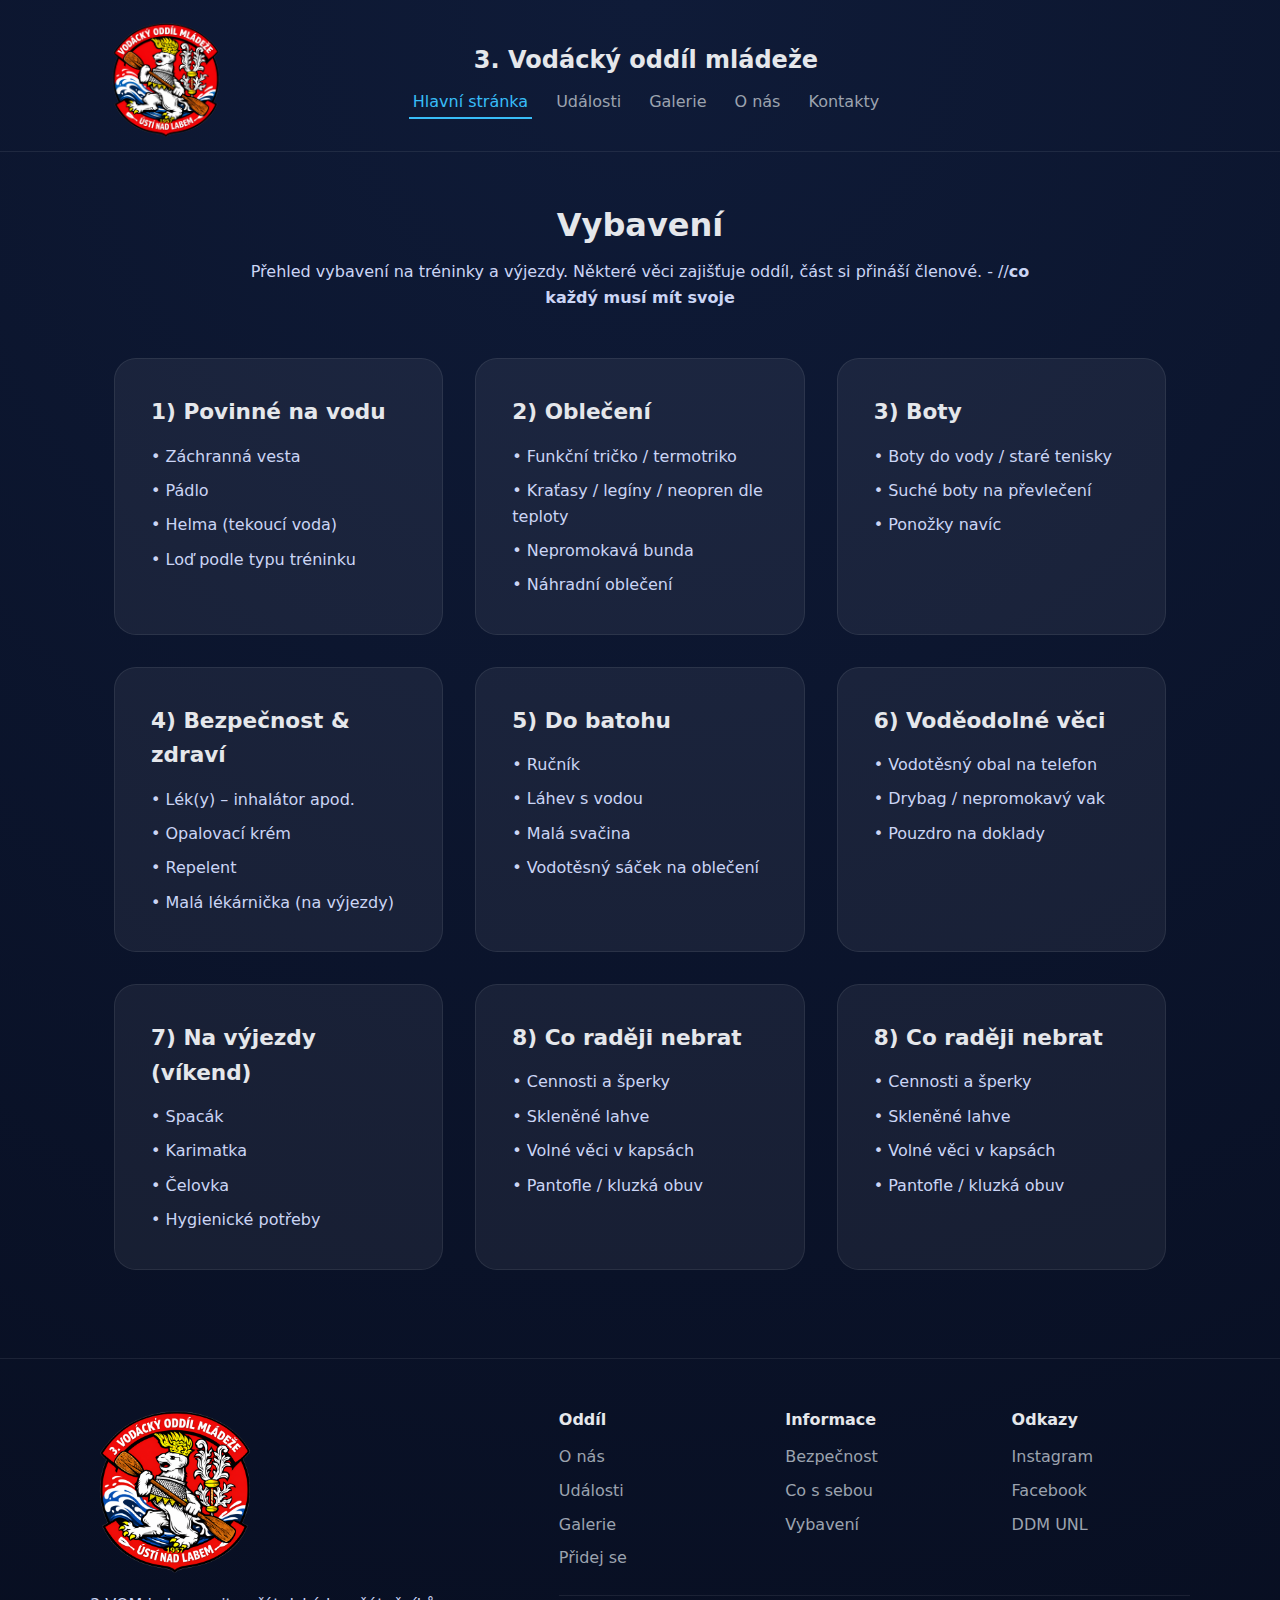
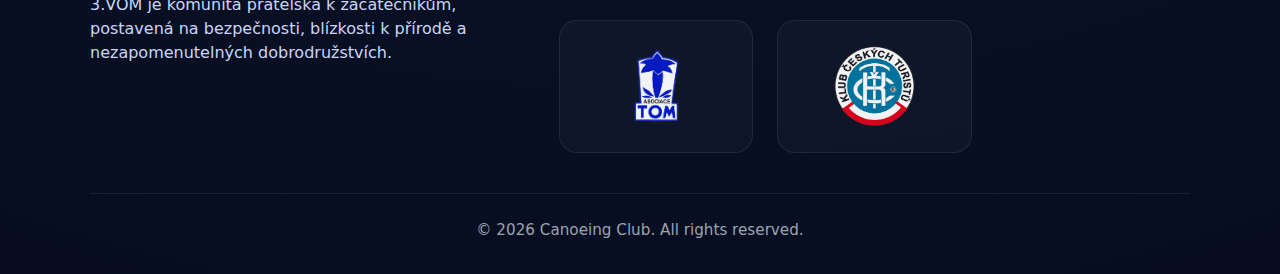
<file: vybaveni.html>
<!doctype html>
<html lang="cs">
   <head>
      <meta charset="UTF-8" />
      <meta name="viewport" content="width=device-width, initial-scale=1.0" />
      <title>3.VOM | Vybavení</title>
      <link rel="stylesheet" href="styles.css" />
      <link rel="icon" type="image/png" href="./images/Logo.png" />
   </head>
   <body>
      <header class="top-header">
         <div class="header-inner">
            <div class="header-logo">
               <a href="index.html"
                  ><img src="./images/Logo.png" alt="Logo oddilu 3VOM"
               /></a>
            </div>

            <div class="header-content">
               <h1>3. Vodácký oddíl mládeže</h1>
               <nav class="top-nav">
                  <a class="active" href="index.html">Hlavní stránka</a>
                  <a href="activities.html">Události</a>
                  <a href="gallery.html">Galerie</a>
                  <a href="about.html">O nás</a>
                  <a href="contacts.html">Kontakty</a>
               </nav>
            </div>
         </div>
      </header>

      <main class="container">
         <section class="page-hero">
            <h2>Vybavení</h2>
            <p class="page-hero-text">
               Přehled vybavení na tréninky a výjezdy. Některé věci zajišťuje
               oddíl, část si přináší členové. - //<strong
                  >co každý musí mít svoje</strong
               >
            </p>
         </section>

         <section class="equip-grid">
            <article class="equip-card">
               <h3>1) Povinné na vodu</h3>
               <ul class="equip-list">
                  <li>• Záchranná vesta</li>
                  <li>• Pádlo</li>
                  <li>• Helma (tekoucí voda)</li>
                  <li>• Loď podle typu tréninku</li>
               </ul>
            </article>

            <article class="equip-card">
               <h3>2) Oblečení</h3>
               <ul class="equip-list">
                  <li>• Funkční tričko / termotriko</li>
                  <li>• Kraťasy / legíny / neopren dle teploty</li>
                  <li>• Nepromokavá bunda</li>
                  <li>• Náhradní oblečení</li>
               </ul>
            </article>

            <article class="equip-card">
               <h3>3) Boty</h3>
               <ul class="equip-list">
                  <li>• Boty do vody / staré tenisky</li>
                  <li>• Suché boty na převlečení</li>
                  <li>• Ponožky navíc</li>
               </ul>
            </article>

            <article class="equip-card">
               <h3>4) Bezpečnost & zdraví</h3>
               <ul class="equip-list">
                  <li>• Lék(y) – inhalátor apod.</li>
                  <li>• Opalovací krém</li>
                  <li>• Repelent</li>
                  <li>• Malá lékárnička (na výjezdy)</li>
               </ul>
            </article>

            <article class="equip-card">
               <h3>5) Do batohu</h3>
               <ul class="equip-list">
                  <li>• Ručník</li>
                  <li>• Láhev s vodou</li>
                  <li>• Malá svačina</li>
                  <li>• Vodotěsný sáček na oblečení</li>
               </ul>
            </article>

            <article class="equip-card">
               <h3>6) Voděodolné věci</h3>
               <ul class="equip-list">
                  <li>• Vodotěsný obal na telefon</li>
                  <li>• Drybag / nepromokavý vak</li>
                  <li>• Pouzdro na doklady</li>
               </ul>
            </article>

            <article class="equip-card">
               <h3>7) Na výjezdy (víkend)</h3>
               <ul class="equip-list">
                  <li>• Spacák</li>
                  <li>• Karimatka</li>
                  <li>• Čelovka</li>
                  <li>• Hygienické potřeby</li>
               </ul>
            </article>

            <article class="equip-card">
               <h3>8) Co raději nebrat</h3>
               <ul class="equip-list">
                  <li>• Cennosti a šperky</li>
                  <li>• Skleněné lahve</li>
                  <li>• Volné věci v kapsách</li>
                  <li>• Pantofle / kluzká obuv</li>
               </ul>
            </article>

            <article class="equip-card">
               <h3>8) Co raději nebrat</h3>
               <ul class="equip-list">
                  <li>• Cennosti a šperky</li>
                  <li>• Skleněné lahve</li>
                  <li>• Volné věci v kapsách</li>
                  <li>• Pantofle / kluzká obuv</li>
               </ul>
            </article>
         </section>
      </main>

      <footer class="site-footer">
         <div class="footer-inner">
            <!-- LEFT BRAND -->
            <div class="footer-brand">
               <div class="footer-logo">
                  <img
                     src="./images/logo/3VOM-logo.png"
                     alt="3VOM oddílové logo"
                  />
               </div>
               <p class="footer-desc">
                  3.VOM je komunita přátelská k začátečníkům, postavená na
                  bezpečnosti, blízkosti k přírodě a nezapomenutelných
                  dobrodružstvích.
               </p>
            </div>

            <!-- RIGHT LINKS -->
            <div class="footer-right">
               <!-- LINK COLUMNS -->
               <div class="footer-cols">
                  <div class="footer-col">
                     <h4>Oddíl</h4>
                     <ul>
                        <li><a href="about.html">O nás</a></li>
                        <li><a href="activities.html">Události</a></li>
                        <li><a href="gallery.html">Galerie</a></li>
                        <li><a href="join.html">Přidej se</a></li>
                     </ul>
                  </div>

                  <div class="footer-col">
                     <h4>Informace</h4>
                     <ul>
                        <li><a href="safety.html">Bezpečnost</a></li>
                        <li><a href="bring.html">Co s sebou</a></li>
                        <li><a href="vybaveni.html">Vybavení</a></li>
                     </ul>
                  </div>

                  <div class="footer-col">
                     <h4>Odkazy</h4>
                     <ul>
                        <li>
                           <a href="https://www.instagram.com/3.vom_usti/"
                              >Instagram</a
                           >
                        </li>
                        <li>
                           <a
                              href="https://www.facebook.com/profile.php?id=100043338507100"
                              >Facebook</a
                           >
                        </li>
                        <li><a href="https://www.ddmul.cz/">DDM UNL</a></li>
                     </ul>
                  </div>
               </div>

               <!-- DIVIDER BETWEEN LINKS AND LOGOS -->
               <div class="footer-sep" aria-hidden="true"></div>

               <!-- LOGOS ROW (like your red boxes) -->
               <div class="footer-logos">
                  <a
                     class="footer-logo-item"
                     href="https://www.a-tom.cz/"
                     aria-label="Partner 1"
                  >
                     <img
                        src="./images/logo/ATOM-logo.png"
                        alt="Partner 1 logo"
                     />
                  </a>

                  <a
                     class="footer-logo-item"
                     href="https://kct.cz/"
                     aria-label="Partner 3"
                  >
                     <img
                        src="./images/logo/KCT-logo.png"
                        alt="Partner 3 logo"
                     />
                  </a>
               </div>
            </div>

            <!-- BOTTOM -->
            <div class="footer-bottom">
               <p>© 2026 Canoeing Club. All rights reserved.</p>
            </div>
         </div>
      </footer>
   </body>
</html>
</file>
<file: styles.css>
/* =========================
   RESET & VARIABLES
========================= */
* {
   margin: 0;
   padding: 0;
   box-sizing: border-box;
}

:root {
   --bg-dark: radial-gradient(circle at top, #0f1b38, #070d1f);
   --text: #e5e7eb;
   --muted: #9ca3af;
   --soft-text: #cbd5f5;
   --primary: #38bdf8;

   --card: rgba(255, 255, 255, 0.06);
   --border: rgba(255, 255, 255, 0.08);

   --input-bg: rgba(255, 255, 255, 0.04);
   --focus: rgba(56, 189, 248, 0.55);
}

.tom-num {
   color: var(--muted);
   font-size: 0.9rem;
   margin-bottom: 0.75rem;
}

/* =========================
   BASE
========================= */
body {
   font-family:
      system-ui,
      -apple-system,
      BlinkMacSystemFont,
      "Segoe UI",
      sans-serif;
   background: var(--bg-dark);
   color: var(--text);
   line-height: 1.6;
}

a {
   color: inherit;
}

.container {
   max-width: 1100px;
   margin: 0 auto;
   padding: 1.5rem;
}

/* =========================
   HEADER & NAV
========================= */
.top-header {
   text-align: center;
   padding: 1.25rem 1rem 0.75rem;
}
.top-header h1 {
   font-size: 1.5rem;
   font-weight: 700;
   margin-bottom: 0.75rem;
}
.top-nav {
   display: flex;
   justify-content: center;
   gap: 1.25rem;
   flex-wrap: wrap;
   border-bottom: 1px solid var(--border);
   padding-bottom: 0.75rem;
}
.top-nav a {
   text-decoration: none;
   font-weight: 500;
   color: var(--muted);
   padding: 0.15rem 0.25rem;
}
.top-nav a.active {
   color: var(--primary);
   border-bottom: 2px solid var(--primary);
}

/* =========================
   HEADER (LOGO + CENTERED NAV + FULL DIVIDER)
========================= */

.top-header {
   position: relative;
   padding: 0;
}

/* full-width divider */
.top-header::after {
   content: "";
   position: absolute;
   left: 0;
   right: 0;
   bottom: 0;
   height: 1px;
   background: var(--border);
}

/* inner layout */
.header-inner {
   max-width: 1100px;
   margin: 0 auto;
   padding: 1.25rem 1rem 0.75rem;

   display: grid;
   grid-template-columns: auto 1fr;
   align-items: center;
   column-gap: 1.25rem;
}

/* logo */
.header-logo img {
   width: 120px;
   height: auto;
   display: block;
}

/* title + nav wrapper */
.header-content {
   width: 100%;
   display: grid;
   justify-items: center; /* keeps nav centered regardless of logo width */
   margin-left: -64px;
}

/* title */
.header-content h1 {
   font-size: 1.5rem;
   font-weight: 700;
   margin-bottom: 0.5rem;
   text-align: center;
}

/* navbar */
.header-content .top-nav {
   display: flex;
   justify-content: center;
   gap: 1.25rem;
   flex-wrap: wrap;

   /* IMPORTANT: no divider under navbar */
   border-bottom: none;
   padding-bottom: 0;
}

/* nav links */
.header-content .top-nav a {
   text-decoration: none;
   font-weight: 500;
   color: var(--muted);
   padding: 0.15rem 0.25rem;
}

/* active link */
.header-content .top-nav a.active {
   color: var(--primary);
   border-bottom: 2px solid var(--primary);
}

/* =========================
   MOBILE
========================= */
@media (max-width: 767px) {
   .header-inner {
      grid-template-columns: 1fr;
      justify-items: center;
      row-gap: 0.75rem;
   }

   .header-content {
      width: 100%;
      display: grid;
      justify-items: center; /* keeps nav centered regardless of logo width */
      margin-left: 0;
   }
   .header-logo {
      order: -1;
   }
}

/* =========================
   BUTTONS
========================= */
.btn {
   display: block;
   width: 100%;
   max-width: 420px;
   margin: 0 auto;
   padding: 1.35rem;
   border-radius: 16px;
   font-weight: 700;
   font-size: 1.1rem;
   text-decoration: none;
   text-align: center;
   border: none;
   cursor: pointer;
}

.btn.primary.bring-btn {
   margin-top: 2rem;
}

.btn.primary {
   background: var(--primary);
   color: #021018;
}

.btn.secondary {
   background: rgba(255, 255, 255, 0.18);
   color: #fff;
   border: 1px solid rgba(255, 255, 255, 0.35);
}

/* =========================
   PAGE HERO (all pages)
========================= */
.page-hero {
   padding: 1.5rem 0 1rem;
   text-align: center;
}
.page-hero h2 {
   font-size: 2rem;
   margin-bottom: 0.5rem;
}
.page-hero-text {
   color: var(--soft-text);
   max-width: 780px;
   margin: 0 auto;
}

/* =========================
   SECTION TITLES (home sections, etc.)
========================= */
section > h3 {
   text-align: center;
   letter-spacing: 0.08em;
   font-size: 0.85rem;
   color: var(--muted);
   margin: 2.5rem 0 1.75rem;
}

/* =========================
   HOME: HERO
========================= */
.hero-card {
   position: relative;
   height: 70vh;
   border-radius: 20px;
   overflow: hidden;
   background-image: url("./images/index-pokus.png");
   background-size: cover;
   background-position: center;
   margin: 2rem 0 3rem;
}

.hero-overlay {
   position: absolute;
   inset: 0;
   padding: 2rem 2rem 12.75rem;
   background: linear-gradient(to top, rgba(0, 0, 0, 0.75), rgba(0, 0, 0, 0.2));
   display: flex;
   flex-direction: column;
   justify-content: flex-end;
   text-align: center;
}

.hero-overlay h2 {
   font-size: 2.3rem;
   margin-bottom: 0.75rem;
}

.hero-overlay p {
   color: var(--soft-text);
   max-width: 520px;
   margin: 0 auto;
}

.hero-buttons {
   position: absolute;
   bottom: 2rem;
   left: 50%;
   transform: translateX(-50%);
   width: 100%;
   max-width: 420px;
   display: grid;
   gap: 1rem;
   padding: 0 1.25rem;
}

/* =========================
   HOME: WHY JOIN
========================= */
.why-list {
   display: grid;
   gap: 1.5rem;
}

.why-card {
   background: var(--card);
   border: 1px solid var(--border);
   border-radius: 18px;
   padding: 1.5rem;
   display: flex;
   gap: 1rem;
}

.why-card h4 {
   margin-bottom: 0.2rem;
}
.why-card p {
   color: var(--soft-text);
}

.why-icon {
   background: rgba(56, 189, 248, 0.15);
   color: var(--primary);
   font-size: 1.4rem;
   padding: 0.6rem;
   border-radius: 12px;
   flex: 0 0 auto;
}

/* =========================
   HOME: EXPERIENCE NATURE
========================= */
.experience-wrap {
   padding: 5rem 1.5rem 2rem;
}
.experience-inner {
   max-width: 900px;
   margin: 0 auto;
   text-align: center;
}

.experience-inner h2 {
   font-size: 2rem;
   margin-bottom: 1rem;
}

.experience-text {
   color: var(--soft-text);
   max-width: 520px;
   margin: 0 auto 2rem;
}

.experience-btn {
   margin: 0 auto 3.5rem;
}

.experience-stack {
   display: grid;
   gap: 3rem;
   text-align: left;
}

.experience-card img {
   width: 100%;
   border-radius: 22px;
   margin-bottom: 1.25rem;
   display: block;
}

.experience-card h3 {
   margin: 0 0 0.35rem;
   text-align: left;
   letter-spacing: normal;
   color: var(--text);
   font-size: 1.35rem;
   text-align: center;
}

.experience-card p {
   color: var(--soft-text);
   text-align: center;
}

/* =========================
   ACTIVITIES: PHOTOS GRID
========================= */
.photo-grid {
   display: grid;
   gap: 1.25rem;
}

.photo-card {
   background: var(--card);
   border: 1px solid var(--border);
   border-radius: 18px;
   overflow: hidden;
}

.photo-card img {
   width: 100%;
   height: auto;
   display: block;
}

.photo-card-body {
   padding: 1rem 1.1rem 1.2rem;
}

.photo-card-body h4 {
   margin-bottom: 0.25rem;
}
.photo-card-body p {
   color: var(--soft-text);
}

/* =========================
   ACTIVITIES: GOOGLE CALENDAR
========================= */
.calendar-embed {
   margin-top: 2.5rem;
}

.gcal-frame {
   border-radius: 18px;
   overflow: hidden;
   border: 1px solid var(--border);
   background: rgba(255, 255, 255, 0.04);
}

.gcal-frame iframe {
   width: 100%;
   height: 760px;
   border: 0;
   display: block;
}

.calendar-note {
   margin-top: 1rem;
   color: var(--muted);
   font-size: 0.95rem;
}

/* =========================
   GALLERY
========================= */
.gallery-feature {
   margin-top: 1.5rem;
}

.gallery-feature-card {
   background: var(--card);
   border: 1px solid var(--border);
   border-radius: 18px;
   padding: 1.5rem;
}

.gallery-feature-text h3 {
   margin: 0 0 0.4rem;
   text-align: left;
   letter-spacing: normal;
}

.gallery-feature-text p {
   color: var(--soft-text);
   margin-bottom: 1.25rem;
   max-width: 650px;
}

.gallery-feature-grid {
   display: grid;
   gap: 1rem;
}

.gallery-feature-grid img {
   width: 100%;
   display: block;
   border-radius: 16px;
}

.gallery-grid-wrap {
   margin-top: 2rem;
}

.gallery-grid {
   display: grid;
   gap: 1rem;
}

.gallery-item {
   background: var(--card);
   border: 1px solid var(--border);
   border-radius: 18px;
   overflow: hidden;
}

.gallery-item img {
   width: 100%;
   height: auto;
   display: block;
}

.gallery-item figcaption {
   padding: 0.85rem 1rem;
   color: var(--soft-text);
   font-weight: 600;
   font-size: 0.95rem;
}

/* =========================
   ABOUT
========================= */
.about-section {
   display: grid;
   gap: 2rem;
   margin-top: 2rem;
}

.about-card {
   background: var(--card);
   border: 1px solid var(--border);
   border-radius: 18px;
   padding: 2rem;
}

.about-card h3 {
   text-align: left;
   letter-spacing: normal;
   margin-bottom: 0.75rem;
}

.about-card p {
   color: var(--soft-text);
   margin-bottom: 0.75rem;
}

.about-values {
   margin-top: 3rem;
}

.values-grid {
   display: grid;
   gap: 1.5rem;
}

.value-card {
   background: var(--card);
   border: 1px solid var(--border);
   border-radius: 18px;
   padding: 1.75rem;
}

.value-card h4 {
   margin-bottom: 0.5rem;
}
.value-card p {
   color: var(--soft-text);
}

/* =========================
   JOIN (FORM)
========================= */
.join-layout {
   display: grid;
   gap: 2rem;
   margin-top: 2rem;
}

.join-card {
   background: var(--card);
   border: 1px solid var(--border);
   border-radius: 18px;
   padding: 2rem;
}

.join-card h3 {
   text-align: left;
   letter-spacing: normal;
   margin: 0 0 1rem;
}

.join-text {
   color: var(--soft-text);
   margin-bottom: 1.25rem;
}

.join-list {
   display: grid;
   gap: 0.75rem;
}

.join-list-item {
   display: flex;
   gap: 0.75rem;
   align-items: center;
   color: var(--soft-text);
   font-weight: 600;
}

.join-bullet {
   display: inline-flex;
   align-items: center;
   justify-content: center;
   width: 28px;
   height: 28px;
   border-radius: 999px;
   background: rgba(56, 189, 248, 0.15);
   color: var(--primary);
   font-weight: 900;
   flex: 0 0 auto;
}

.join-form {
   display: grid;
   gap: 1rem;
}

.field {
   display: grid;
   gap: 0.45rem;
}

.field label {
   color: var(--muted);
   font-weight: 700;
   font-size: 0.95rem;
}

.field input,
.field textarea {
   width: 100%;
   display: block;
   padding: 0.95rem 1rem;
   border-radius: 14px;
   border: 1px solid var(--border);
   background: var(--input-bg);
   color: var(--text);
   outline: none;
}

.field textarea {
   resize: vertical;
   min-height: 140px;
}

.field input::placeholder,
.field textarea::placeholder {
   color: rgba(203, 213, 245, 0.6);
}

.field input:focus,
.field textarea:focus {
   border-color: var(--focus);
}

.join-form .btn {
   max-width: 100%;
}

.form-note {
   color: var(--muted);
   font-size: 0.95rem;
}

/* =========================
   CONTACT
========================= */
.contact-grid {
   display: grid;
   gap: 2.5rem;
   align-items: stretch;
   margin-top: 2rem;
}

.contact-card {
   background: var(--card);
   border: 1px solid var(--border);
   border-radius: 18px;
   padding: 2rem;
}

.contact-card h3 {
   margin: 0 0 1.25rem;
   text-align: left;
   letter-spacing: normal;
}

.contact-item {
   display: grid;
   gap: 0.25rem;
   padding: 0.9rem 0;
   border-top: 1px solid var(--border);
}

.contact-label {
   color: var(--muted);
   font-weight: 700;
   font-size: 0.95rem;
}

.contact-value {
   color: var(--soft-text);
   text-decoration: none;
   font-weight: 600;
}

.contact-value:hover {
   color: var(--primary);
}

.contact-text {
   color: var(--soft-text);
   margin-bottom: 1rem;
}

.contact-divider {
   background: var(--border);
   border-radius: 999px;
}

/* mobile divider */
@media (max-width: 767px) {
   .contact-divider {
      height: 1px;
      width: 100%;
   }
}

/* =========================
   FOOTER
========================= */

.site-footer {
   margin-top: 4rem;
   border-top: 1px solid var(--border);
   padding: 3rem 1.5rem 2rem;
   background: transparent;
}

.footer-inner {
   max-width: 1100px;
   margin: 0 auto;
   display: grid;
   gap: 2.5rem;
}

/* =========================
   BRAND SECTION
========================= */
.footer-brand {
   display: grid;
   gap: 1rem;
}

.footer-logo img {
   display: block;
   max-width: 170px;
   height: auto;
}

.footer-desc {
   color: var(--soft-text);
   max-width: 520px;
   line-height: 1.5;
}

/* =========================
   RIGHT SIDE WRAPPER
========================= */
.footer-right {
   display: grid;
   gap: 1.5rem;
}

/* =========================
   LINK COLUMNS
========================= */
.footer-cols {
   display: grid;
   gap: 2rem;
}

.footer-col h4 {
   margin-bottom: 0.75rem;
   font-size: 1rem;
   color: var(--text);
}

.footer-col ul {
   list-style: none;
   padding: 0;
   margin: 0;
   display: grid;
   gap: 0.5rem;
}

.footer-col a {
   text-decoration: none;
   color: var(--muted);
   transition: color 0.2s ease;
}

.footer-col a:hover {
   color: var(--primary);
}

/* =========================
   DIVIDER (links / logos)
========================= */
.footer-sep {
   width: 100%;
   height: 1px;
   background: var(--border);
}

/* =========================
   PARTNER LOGOS ROW
========================= */
.footer-logos {
   display: grid;
   grid-template-columns: repeat(3, 1fr);
   gap: 1.5rem;
   align-items: center;
}

.footer-logo-item {
   display: flex;
   justify-content: center;
   align-items: center;
   padding: 1.6rem;
   border-radius: 18px;
   border: 1px solid var(--border);
   background: rgba(255, 255, 255, 0.03);
   min-height: 130px;
}

.footer-logo-item img {
   max-width: 200px;
   max-height: 80px;
   width: auto;
   height: auto;
   display: block;
   opacity: 0.95;
}

/* =========================
   BOTTOM COPYRIGHT
========================= */
.footer-bottom {
   grid-column: 1 / -1;
   border-top: 1px solid var(--border);
   padding-top: 1.5rem;
   text-align: center;
   color: var(--muted);
   font-size: 0.95rem;
}

/* =========================
   DESKTOP LAYOUT
========================= */
@media (min-width: 768px) {
   .footer-inner {
      grid-template-columns: 1.2fr 1.8fr;
      column-gap: 3rem;
      align-items: start;
   }

   .footer-cols {
      grid-template-columns: repeat(3, 1fr);
      gap: 3rem;
   }
}

/* =========================
   MOBILE
========================= */
@media (max-width: 767px) {
   .footer-cols {
      grid-template-columns: 1fr;
   }

   .footer-logos {
      grid-template-columns: 1fr;
   }

   .footer-logo-item img {
      max-width: 220px;
      max-height: 100px;
   }
}

/* =========================
   DESKTOP LAYOUT
========================= */
@media (min-width: 768px) {
   .footer-inner {
      grid-template-columns: 1.2fr 1.8fr; /* brand | right side */
      align-items: start;
      column-gap: 3rem;
   }

   .footer-cols {
      grid-template-columns: repeat(3, 1fr); /* Oddíl | Informace | Odkazy */
      gap: 3rem;
   }
}

/* =========================
   MOBILE
========================= */
@media (max-width: 767px) {
   .footer-logos {
      grid-template-columns: 1fr;
   }

   .footer-logo-item img {
      max-height: 64px;
   }
}

/* =========================
   RESPONSIVE
========================= */
@media (min-width: 768px) {
   .footer-inner {
      grid-template-columns: 1.2fr 1.8fr;
      align-items: start;
      column-gap: 3rem;
   }

   .footer-cols {
      grid-template-columns: repeat(3, 1fr);
      gap: 3rem;
   }

   .footer-bottom {
      grid-column: 1 / -1;
   }
}

/* =========================
   RESPONSIVE (DESKTOP)
========================= */
@media (min-width: 768px) {
   /* activities */
   .photo-grid {
      grid-template-columns: repeat(3, 1fr);
   }

   /* gallery */
   .gallery-feature-grid {
      grid-template-columns: repeat(3, 1fr);
   }
   .gallery-grid {
      grid-template-columns: repeat(3, 1fr);
   }

   /* about */
   .about-section {
      grid-template-columns: repeat(2, 1fr);
   }
   .values-grid {
      grid-template-columns: repeat(3, 1fr);
   }

   /* join */
   .join-layout {
      grid-template-columns: 1fr 1fr;
      align-items: start;
   }

   /* contact */
   .contact-grid {
      grid-template-columns: 1fr auto 1fr;
   }
   .contact-divider {
      width: 1px;
      height: auto;
   }

   /* footer: brand + 3 columns next to each other */
   .footer-inner {
      grid-template-columns: 1.2fr 1.8fr;
      align-items: start;
      column-gap: 3rem;
   }
   .footer-cols {
      grid-template-columns: repeat(3, 1fr); /* Club | Resources | Follow */
      gap: 3rem;
   }
   .footer-bottom {
      grid-column: 1 / -1;
   }
}

@media (min-width: 1100px) {
   .gallery-grid {
      grid-template-columns: repeat(4, 1fr);
   }
}
/* =========================
   BRING PAGE
========================= */
.bring-grid {
   display: grid;
   gap: 1.5rem;
   margin-top: 2rem;
}

.bring-card {
   background: var(--card);
   border: 1px solid var(--border);
   border-radius: 18px;
   padding: 1.75rem;
}

.bring-card h3 {
   text-align: left;
   letter-spacing: normal;
   margin-bottom: 1rem;
}

.bring-list {
   list-style: none;
   display: grid;
   gap: 0.7rem;
}

.bring-check,
.bring-x {
   display: inline-flex;
   width: 28px;
   height: 28px;
   border-radius: 999px;
   align-items: center;
   justify-content: center;
   margin-right: 0.65rem;
   font-weight: 900;
   flex: 0 0 auto;
}

.bring-check {
   background: rgba(56, 189, 248, 0.15);
   color: var(--primary);
}

.bring-x {
   background: rgba(255, 255, 255, 0.1);
   color: var(--muted);
}

.bring-note {
   margin-top: 1rem;
   padding-top: 1rem;
   border-top: 1px solid var(--border);
   color: var(--muted);
   font-size: 0.95rem;
}

.bring-bottom {
   margin-top: 2rem;
}

.bring-wide .btn {
   margin-top: 1.25rem;
}

.bring-text {
   color: var(--soft-text);
}

@media (min-width: 768px) {
   .bring-grid {
      grid-template-columns: repeat(2, 1fr);
   }

   .bring-wide {
      padding: 2rem;
   }
}

/* =========================
   SAFETY – STACKED BIG CARDS
========================= */
.safety-big-grid {
   display: grid;
   gap: 2.5rem;
   margin-top: 2.5rem;
}

/* always one column */
.safety-big-card {
   background: var(--card);
   border: 1px solid var(--border);
   border-radius: 22px;
   padding: 2.75rem;
}

.safety-big-card h3 {
   margin-bottom: 0.75rem;
   letter-spacing: normal;
   font-size: 1.45rem;
}

.safety-big-card p {
   color: var(--soft-text);
   margin-bottom: 1.1rem;
}

.safety-big-card ul {
   list-style: none;
   display: grid;
   gap: 0.5rem;
   color: var(--soft-text);
}

/* =========================
   CONTACTS – ALL CARDS NEXT TO EACH OTHER
========================= */

/* desktop: 3 cards in one row */
@media (min-width: 768px) {
   .contact-grid {
      display: grid;
      grid-template-columns: repeat(3, 1fr);
      gap: 2.5rem;
   }

   .contact-card {
      width: 100%;
   }
}

/* mobile: stacked */
@media (max-width: 767px) {
   .contact-grid {
      grid-template-columns: 1fr;
   }
}
/* =========================
   EQUIPMENT PAGE
========================= */
.equip-grid {
   display: grid;
   gap: 2rem;
   margin-top: 2rem;
}

.equip-card {
   background: var(--card);
   border: 1px solid var(--border);
   border-radius: 22px;
   padding: 2.25rem;
}

.equip-card h3 {
   margin-bottom: 0.85rem;
   letter-spacing: normal;
   font-size: 1.35rem;
}

.equip-list {
   list-style: none;
   display: grid;
   gap: 0.55rem;
   color: var(--soft-text);
}

/* desktop */
@media (min-width: 768px) {
   .equip-grid {
      grid-template-columns: repeat(2, 1fr);
   }
}

/* large desktop */
@media (min-width: 1100px) {
   .equip-grid {
      grid-template-columns: repeat(3, 1fr);
   }
}

/* =========================
   POPUP MODAL
========================= */

#popup {
   position: fixed;
   inset: 0;
   display: grid;
   place-items: center;
   background: rgba(5, 10, 20, 0.65);
   backdrop-filter: blur(4px);
   z-index: 9999;
}

#popup[hidden] {
   display: none;
}

/* popup card */
.popup-box {
   background: var(--card);
   border: 1px solid var(--border);
   border-radius: 22px;
   padding: 2.5rem 2.25rem;
   text-align: center;
   max-width: 420px;
   width: 90%;
   box-shadow: 0 20px 60px rgba(0, 0, 0, 0.45);
}

.popup-box p {
   margin-bottom: 1.5rem;
   color: var(--text);
   font-size: 1.05rem;
}

/* button spacing */
.popup-box .btn {
   max-width: 220px;
   margin: 0 auto;
}

/* =========================
   ADMIN PAGE
========================= */
.admin-grid {
   display: grid;
   gap: 2rem;
   margin-top: 2rem;
}

.admin-card {
   background: var(--card);
   border: 1px solid var(--border);
   border-radius: 22px;
   padding: 2rem;
}

.admin-card h3 {
   margin-bottom: 0.5rem;
   letter-spacing: normal;
}

.admin-help {
   color: var(--soft-text);
   margin-bottom: 1.25rem;
}

.admin-form {
   display: grid;
   gap: 1rem;
}

.admin-note {
   color: var(--muted);
   font-size: 0.95rem;
   margin-top: 0.5rem;
}

/* upload UI */
.upload-box {
   border: 1px dashed rgba(255, 255, 255, 0.18);
   background: rgba(255, 255, 255, 0.03);
   border-radius: 18px;
   padding: 1.25rem;
}

.upload-box input[type="file"] {
   width: 100%;
   display: block;
   margin-top: 0.75rem;
   color: var(--muted);
}

.upload-label {
   display: grid;
   gap: 0.25rem;
   font-weight: 800;
   color: var(--text);
}

.upload-sub {
   color: var(--muted);
   font-weight: 600;
   font-size: 0.95rem;
}

/* layout */
@media (min-width: 900px) {
   .admin-grid {
      grid-template-columns: 1fr 1fr;
      align-items: start;
   }
}

/* Card wrapper (matches your UI vibe) */
.map-card {
   margin-top: 30px;
   background: rgba(255, 255, 255, 0.06);
   border: 1px solid rgba(255, 255, 255, 0.08);
   border-radius: 18px;
   overflow: hidden;
}

/* Wide strip like your screenshot */
.map {
   height: 220px;
   width: 100%;
   position: relative;
}

/* ====== THE “BLUE MAP” LOOK ======
   1) desaturate tiles
   2) overlay a blue tint
*/
.map .leaflet-tile {
   filter: grayscale(1) contrast(1.15) brightness(0.95);
   opacity: 0.9;
}

/* Blue overlay tint */
.map::after {
   content: "";
   position: absolute;
   inset: 0;
   pointer-events: none;
   background:
      linear-gradient(0deg, rgba(56, 189, 248, 0.2), rgba(56, 189, 248, 0.2)),
      radial-gradient(
         circle at 30% 20%,
         rgba(203, 213, 245, 0.12),
         transparent 55%
      );
   mix-blend-mode: multiply;
}

/* Hide default controls for a clean “banner map” feel */
.map .leaflet-control-container {
   display: none;
}

/* ====== PIN STYLE ====== */
.pin-wrap {
   background: transparent;
   border: none;
}

.pin {
   position: relative;
   width: 46px;
   height: 46px;
   transform: translateY(-2px);
}

.pin-head {
   width: 46px;
   height: 46px;
   border-radius: 999px;
   background: rgba(229, 231, 235, 0.12);
   border: 2px solid rgba(229, 231, 235, 0.28);
   backdrop-filter: blur(6px);
   display: grid;
   place-items: center;
}

.pin-icon {
   display: grid;
   place-items: center;
   width: 28px;
   height: 28px;
   border-radius: 10px;
   background: rgba(56, 189, 248, 0.22);
   border: 1px solid rgba(56, 189, 248, 0.35);
   color: #e5e7eb;
   font-weight: 900;
   font-size: 14px;
   line-height: 1;
}

.pin-tip {
   position: absolute;
   left: 50%;
   bottom: -10px;
   width: 16px;
   height: 16px;
   transform: translateX(-50%) rotate(45deg);
   background: rgba(229, 231, 235, 0.12);
   border-right: 2px solid rgba(229, 231, 235, 0.22);
   border-bottom: 2px solid rgba(229, 231, 235, 0.22);
   border-bottom-right-radius: 4px;
}

/* ====== LABEL STYLE ====== */
.label-wrap {
   background: transparent;
   border: none;
}

.map-label {
   display: inline-flex;
   align-items: center;
   padding: 0.55rem 0.75rem;
   border-radius: 999px;

   background: rgba(7, 13, 31, 0.72);
   border: 1px solid rgba(255, 255, 255, 0.12);
   backdrop-filter: blur(8px);

   color: #e5e7eb;
   font-size: 0.95rem;
   white-space: nowrap;
   box-shadow: 0 10px 30px rgba(0, 0, 0, 0.35);
}

.footer-sep-map {
   width: 100%;
   height: 1px;
   background: var(--border);
   margin-top: 30px;

   max-width: 1200px;
   height: 1px;
   background: var(--border);
}
</file>
